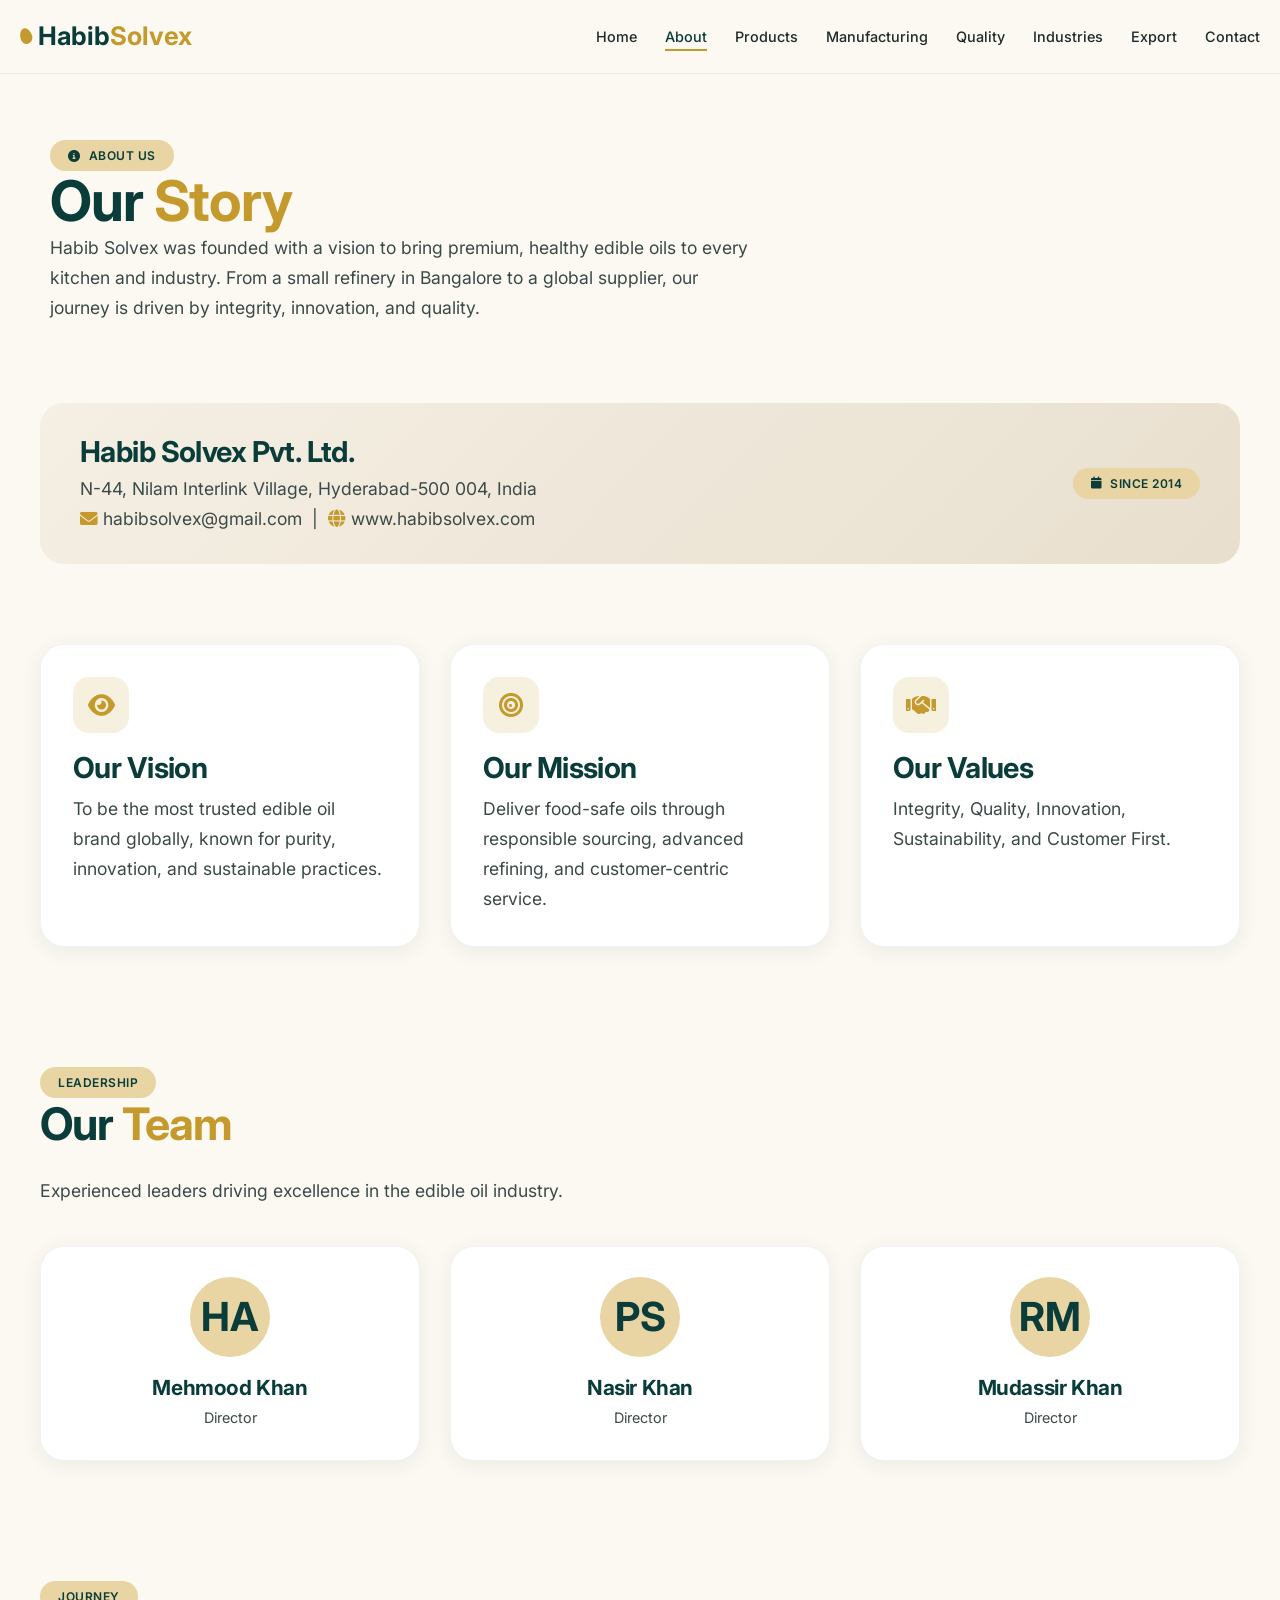
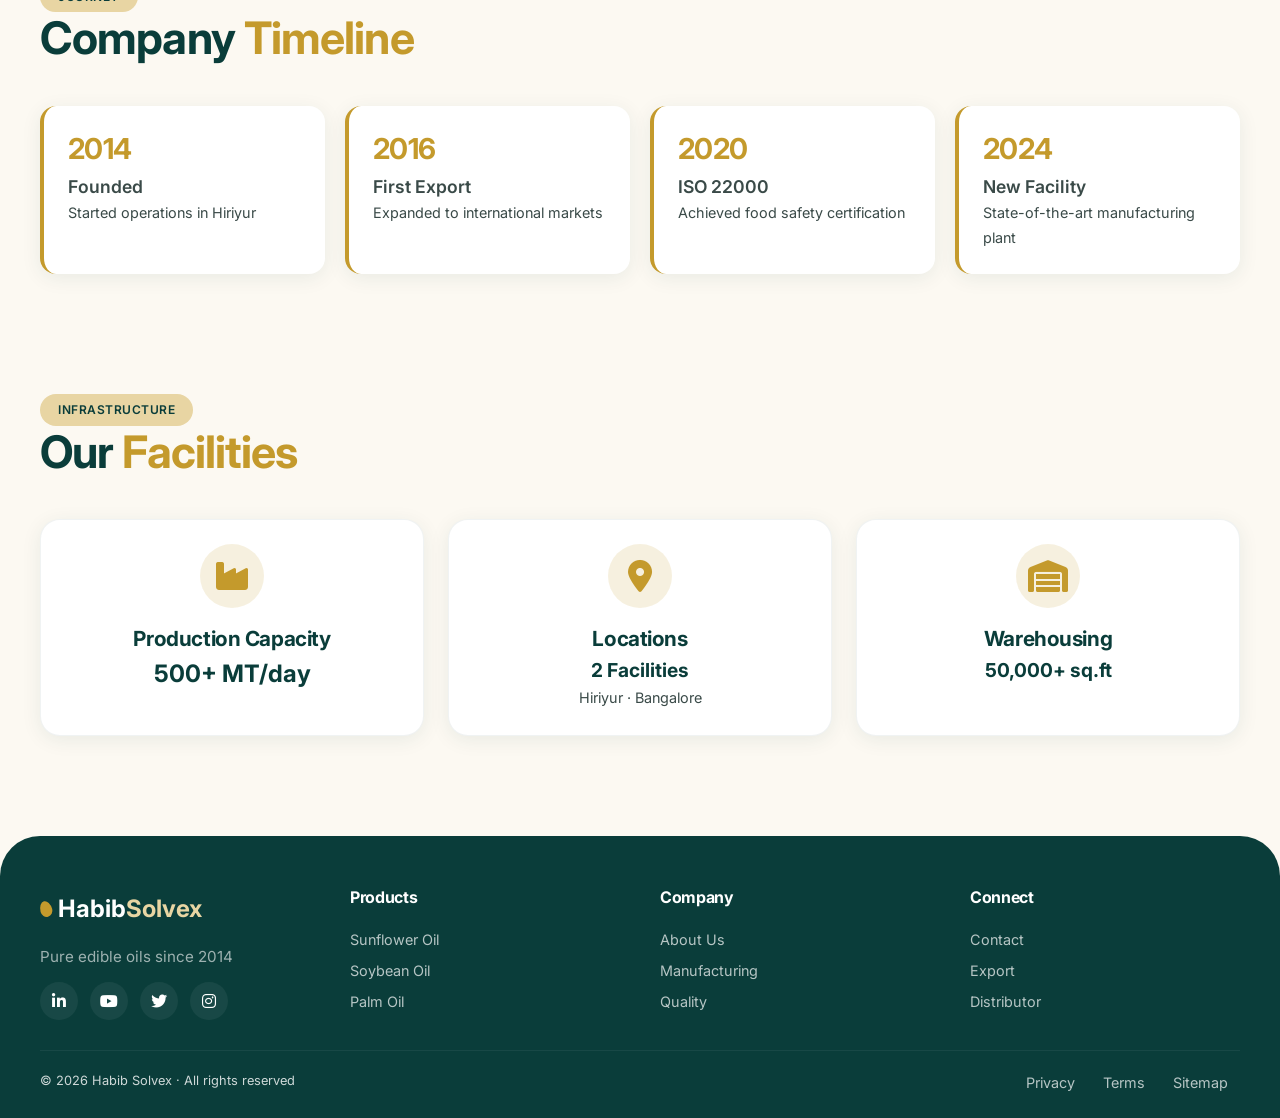
<file: about.html>
<!DOCTYPE html>
<html lang="en">
<head>
    <meta charset="UTF-8">
    <meta name="viewport" content="width=device-width, initial-scale=1.0, maximum-scale=5.0">
    
    <title>About Us · Habib Solvex</title>
    
    <link rel="preconnect" href="https://fonts.googleapis.com">
    <link rel="preconnect" href="https://fonts.gstatic.com" crossorigin>
    <link href="https://fonts.googleapis.com/css2?family=Inter:opsz,wght@14..32,300;14..32,400;14..32,500;14..32,600;14..32,700&display=swap" rel="stylesheet">
    <link rel="stylesheet" href="https://cdnjs.cloudflare.com/ajax/libs/font-awesome/6.0.0-beta3/css/all.min.css">
    <link rel="stylesheet" href="css/styles.css">
</head>
<body>
    <!-- ===== NAVIGATION ===== -->
    <nav class="navbar" id="navbar">
        <div class="container">
            <a href="index.html" class="logo">
                <span class="oil-drop"></span>Habib<span>Solvex</span>
            </a>
            <ul class="nav-links">
                <li><a href="index.html">Home</a></li>
                <li><a href="about.html" class="active">About</a></li>
                <li><a href="products.html">Products</a></li>
                <li><a href="manufacturing.html">Manufacturing</a></li>
                <li><a href="quality.html">Quality</a></li>
                <li><a href="industries.html">Industries</a></li>
                <li><a href="export.html">Export</a></li>
                <li><a href="contact.html">Contact</a></li>
            </ul>
            <!-- <div class="nav-actions">
                <button aria-label="Search"><i class="fas fa-search"></i></button>
                <button aria-label="Language"><i class="fas fa-globe"></i></button>
                <span class="badge badge-gold">EN</span>
            </div> -->
            <div class="hamburger" aria-label="Toggle menu">
                <span></span>
                <span></span>
                <span></span>
            </div>
        </div>
    </nav>

    <!-- ===== ABOUT HERO ===== -->
    <section class="contact-hero" style="margin-top:80px;">
        <span class="badge badge-gold"><i class="fas fa-info-circle"></i> About Us</span>
        <h1>Our <span class="gold">Story</span></h1>
        <p style="max-width:700px;">Habib Solvex was founded with a vision to bring premium, healthy edible oils to every kitchen and industry. From a small refinery in Bangalore to a global supplier, our journey is driven by integrity, innovation, and quality.</p>
    </section>

    <!-- ===== COMPANY BANNER ===== -->
    <section class="section" style="padding:20px 0;">
        <div class="container">
            <div style="background:var(--gradient-hero);border-radius:24px;padding:30px 40px;display:flex;flex-wrap:wrap;align-items:center;justify-content:space-between;gap:20px;">
                <div>
                    <h3 style="color:var(--deep-green);margin:0;">Habib Solvex Pvt. Ltd.</h3>
                    <p style="color:var(--charcoal-light);margin:4px 0 0;">N-44, Nilam Interlink Village, Hyderabad-500 004, India</p>
                    <p style="color:var(--charcoal-light);margin:0;">
                        <i class="fas fa-envelope" style="color:var(--golden);"></i> habibsolvex@gmail.com &nbsp;|&nbsp;
                        <i class="fas fa-globe" style="color:var(--golden);"></i> www.habibsolvex.com
                    </p>
                </div>
                <div>
                    <span class="badge badge-gold"><i class="fas fa-calendar"></i> Since 2014</span>
                </div>
            </div>
        </div>
    </section>

    <!-- ===== VISION & MISSION ===== -->
    <section class="section">
        <div class="container">
            <div style="display:grid; grid-template-columns:repeat(auto-fit,minmax(300px,1fr)); gap:30px;">
                <div style="background:var(--white);padding:32px;border-radius:24px;border:1px solid rgba(10,61,58,0.06);box-shadow:var(--shadow-soft);">
                    <div style="width:56px;height:56px;background:var(--golden-glow);border-radius:16px;display:flex;align-items:center;justify-content:center;margin-bottom:16px;">
                        <i class="fas fa-eye" style="font-size:1.5rem;color:var(--golden);"></i>
                    </div>
                    <h3 style="color:var(--deep-green);margin-bottom:8px;">Our Vision</h3>
                    <p style="color:var(--charcoal-light);">To be the most trusted edible oil brand globally, known for purity, innovation, and sustainable practices.</p>
                </div>
                <div style="background:var(--white);padding:32px;border-radius:24px;border:1px solid rgba(10,61,58,0.06);box-shadow:var(--shadow-soft);">
                    <div style="width:56px;height:56px;background:var(--golden-glow);border-radius:16px;display:flex;align-items:center;justify-content:center;margin-bottom:16px;">
                        <i class="fas fa-bullseye" style="font-size:1.5rem;color:var(--golden);"></i>
                    </div>
                    <h3 style="color:var(--deep-green);margin-bottom:8px;">Our Mission</h3>
                    <p style="color:var(--charcoal-light);">Deliver food-safe oils through responsible sourcing, advanced refining, and customer-centric service.</p>
                </div>
                <div style="background:var(--white);padding:32px;border-radius:24px;border:1px solid rgba(10,61,58,0.06);box-shadow:var(--shadow-soft);">
                    <div style="width:56px;height:56px;background:var(--golden-glow);border-radius:16px;display:flex;align-items:center;justify-content:center;margin-bottom:16px;">
                        <i class="fas fa-handshake" style="font-size:1.5rem;color:var(--golden);"></i>
                    </div>
                    <h3 style="color:var(--deep-green);margin-bottom:8px;">Our Values</h3>
                    <p style="color:var(--charcoal-light);">Integrity, Quality, Innovation, Sustainability, and Customer First.</p>
                </div>
            </div>
        </div>
    </section>

    <!-- ===== LEADERSHIP ===== -->
    <section class="section">
        <div class="container">
            <div class="section-header">
                <span class="badge badge-gold">Leadership</span>
                <h2>Our <span class="gold">Team</span></h2>
                <p>Experienced leaders driving excellence in the edible oil industry.</p>
            </div>
            <div style="display:grid; grid-template-columns:repeat(auto-fit,minmax(220px,1fr)); gap:30px;">
                <div style="background:var(--white);padding:30px;border-radius:24px;text-align:center;border:1px solid rgba(10,61,58,0.06);box-shadow:var(--shadow-soft);">
                    <div style="width:80px;height:80px;margin:0 auto 16px;background:var(--golden-light);border-radius:50%;display:flex;align-items:center;justify-content:center;font-size:2.5rem;font-weight:700;color:var(--deep-green);">HA</div>
                    <h4 style="color:var(--deep-green);margin-bottom:4px;">Mehmood Khan</h4>
                    <p style="color:var(--charcoal-light);font-size:0.9rem;">Director</p>
                    <p style="font-size:0.85rem;color:var(--charcoal-light);"></p>
                </div>
                <div style="background:var(--white);padding:30px;border-radius:24px;text-align:center;border:1px solid rgba(10,61,58,0.06);box-shadow:var(--shadow-soft);">
                    <div style="width:80px;height:80px;margin:0 auto 16px;background:var(--golden-light);border-radius:50%;display:flex;align-items:center;justify-content:center;font-size:2.5rem;font-weight:700;color:var(--deep-green);">PS</div>
                    <h4 style="color:var(--deep-green);margin-bottom:4px;">Nasir Khan</h4>
                    <p style="color:var(--charcoal-light);font-size:0.9rem;">Director</p>
                    <p style="font-size:0.85rem;color:var(--charcoal-light);"></p>
                </div>
                <div style="background:var(--white);padding:30px;border-radius:24px;text-align:center;border:1px solid rgba(10,61,58,0.06);box-shadow:var(--shadow-soft);">
                    <div style="width:80px;height:80px;margin:0 auto 16px;background:var(--golden-light);border-radius:50%;display:flex;align-items:center;justify-content:center;font-size:2.5rem;font-weight:700;color:var(--deep-green);">RM</div>
                    <h4 style="color:var(--deep-green);margin-bottom:4px;">Mudassir Khan</h4>
                    <p style="color:var(--charcoal-light);font-size:0.9rem;">Director</p>
                    <p style="font-size:0.85rem;color:var(--charcoal-light);"></p>
                </div>
            </div>
        </div>
    </section>

    <!-- ===== TIMELINE ===== -->
    <section class="section">
        <div class="container">
            <div class="section-header">
                <span class="badge badge-gold">Journey</span>
                <h2>Company <span class="gold">Timeline</span></h2>
            </div>
            <div style="display:grid; grid-template-columns:repeat(auto-fit,minmax(200px,1fr)); gap:20px;">
                <div style="background:var(--white);padding:24px;border-radius:16px;border-left:4px solid var(--golden);box-shadow:var(--shadow-soft);">
                    <h3 style="color:var(--golden);margin-bottom:4px;">2014</h3>
                    <p style="color:var(--charcoal-light);font-weight:600;">Founded</p>
                    <p style="font-size:0.9rem;color:var(--charcoal-light);">Started operations in Hiriyur</p>
                </div>
                <div style="background:var(--white);padding:24px;border-radius:16px;border-left:4px solid var(--golden);box-shadow:var(--shadow-soft);">
                    <h3 style="color:var(--golden);margin-bottom:4px;">2016</h3>
                    <p style="color:var(--charcoal-light);font-weight:600;">First Export</p>
                    <p style="font-size:0.9rem;color:var(--charcoal-light);">Expanded to international markets</p>
                </div>
                <div style="background:var(--white);padding:24px;border-radius:16px;border-left:4px solid var(--golden);box-shadow:var(--shadow-soft);">
                    <h3 style="color:var(--golden);margin-bottom:4px;">2020</h3>
                    <p style="color:var(--charcoal-light);font-weight:600;">ISO 22000</p>
                    <p style="font-size:0.9rem;color:var(--charcoal-light);">Achieved food safety certification</p>
                </div>
                <div style="background:var(--white);padding:24px;border-radius:16px;border-left:4px solid var(--golden);box-shadow:var(--shadow-soft);">
                    <h3 style="color:var(--golden);margin-bottom:4px;">2024</h3>
                    <p style="color:var(--charcoal-light);font-weight:600;">New Facility</p>
                    <p style="font-size:0.9rem;color:var(--charcoal-light);">State-of-the-art manufacturing plant</p>
                </div>
            </div>
        </div>
    </section>

    <!-- ===== INFRASTRUCTURE ===== -->
    <section class="section">
        <div class="container">
            <div class="section-header">
                <span class="badge badge-gold">Infrastructure</span>
                <h2>Our <span class="gold">Facilities</span></h2>
            </div>
            <div style="display:grid;grid-template-columns:repeat(auto-fit,minmax(250px,1fr));gap:24px;">
                <div style="background:var(--white);padding:24px;border-radius:20px;text-align:center;border:1px solid rgba(10,61,58,0.06);box-shadow:var(--shadow-soft);">
                    <div style="width:64px;height:64px;margin:0 auto 16px;background:var(--golden-glow);border-radius:50%;display:flex;align-items:center;justify-content:center;">
                        <i class="fas fa-industry" style="font-size:2rem;color:var(--golden);"></i>
                    </div>
                    <h4>Production Capacity</h4>
                    <p style="font-size:1.5rem;font-weight:700;color:var(--deep-green);">500+ MT/day</p>
                </div>
                <div style="background:var(--white);padding:24px;border-radius:20px;text-align:center;border:1px solid rgba(10,61,58,0.06);box-shadow:var(--shadow-soft);">
                    <div style="width:64px;height:64px;margin:0 auto 16px;background:var(--golden-glow);border-radius:50%;display:flex;align-items:center;justify-content:center;">
                        <i class="fas fa-map-marker-alt" style="font-size:2rem;color:var(--golden);"></i>
                    </div>
                    <h4>Locations</h4>
                    <p style="font-size:1.2rem;font-weight:700;color:var(--deep-green);">2 Facilities</p>
                    <p style="font-size:0.9rem;color:var(--charcoal-light);">Hiriyur · Bangalore</p>
                </div>
                <div style="background:var(--white);padding:24px;border-radius:20px;text-align:center;border:1px solid rgba(10,61,58,0.06);box-shadow:var(--shadow-soft);">
                    <div style="width:64px;height:64px;margin:0 auto 16px;background:var(--golden-glow);border-radius:50%;display:flex;align-items:center;justify-content:center;">
                        <i class="fas fa-warehouse" style="font-size:2rem;color:var(--golden);"></i>
                    </div>
                    <h4>Warehousing</h4>
                    <p style="font-size:1.2rem;font-weight:700;color:var(--deep-green);">50,000+ sq.ft</p>
                </div>
            </div>
        </div>
    </section>

    <!-- ===== FOOTER ===== -->
    <footer class="footer">
        <div class="container">
            <div class="footer-grid">
                <div>
                    <a href="index.html" class="logo" style="color:white; font-size:1.5rem;">
                        <span class="oil-drop"></span>Habib<span style="color:var(--golden-light);">Solvex</span>
                    </a>
                    <p style="color:rgba(255,255,255,0.6); margin-top:12px; font-size:0.95rem;">Pure edible oils since 2014</p>
                    <div class="social-links">
                        <a href="#"><i class="fab fa-linkedin-in"></i></a>
                        <a href="#"><i class="fab fa-youtube"></i></a>
                        <a href="#"><i class="fab fa-twitter"></i></a>
                        <a href="#"><i class="fab fa-instagram"></i></a>
                    </div>
                </div>
                <div>
                    <h4>Products</h4>
                    <a href="product-detail.html">Sunflower Oil</a>
                    <a href="product-detail.html">Soybean Oil</a>
                    <a href="product-detail.html">Palm Oil</a>
                </div>
                <div>
                    <h4>Company</h4>
                    <a href="about.html">About Us</a>
                    <a href="manufacturing.html">Manufacturing</a>
                    <a href="quality.html">Quality</a>
                </div>
                <div>
                    <h4>Connect</h4>
                    <a href="contact.html">Contact</a>
                    <a href="export.html">Export</a>
                    <a href="contact.html">Distributor</a>
                </div>
            </div>
            <div class="footer-bottom">
                <span>© 2026 Habib Solvex · All rights reserved</span>
                <div>
                    <a href="#">Privacy</a>
                    <a href="#">Terms</a>
                    <a href="#">Sitemap</a>
                </div>
            </div>
        </div>
    </footer>

    <script src="js/main.js"></script>
</body>
</html>
</file>
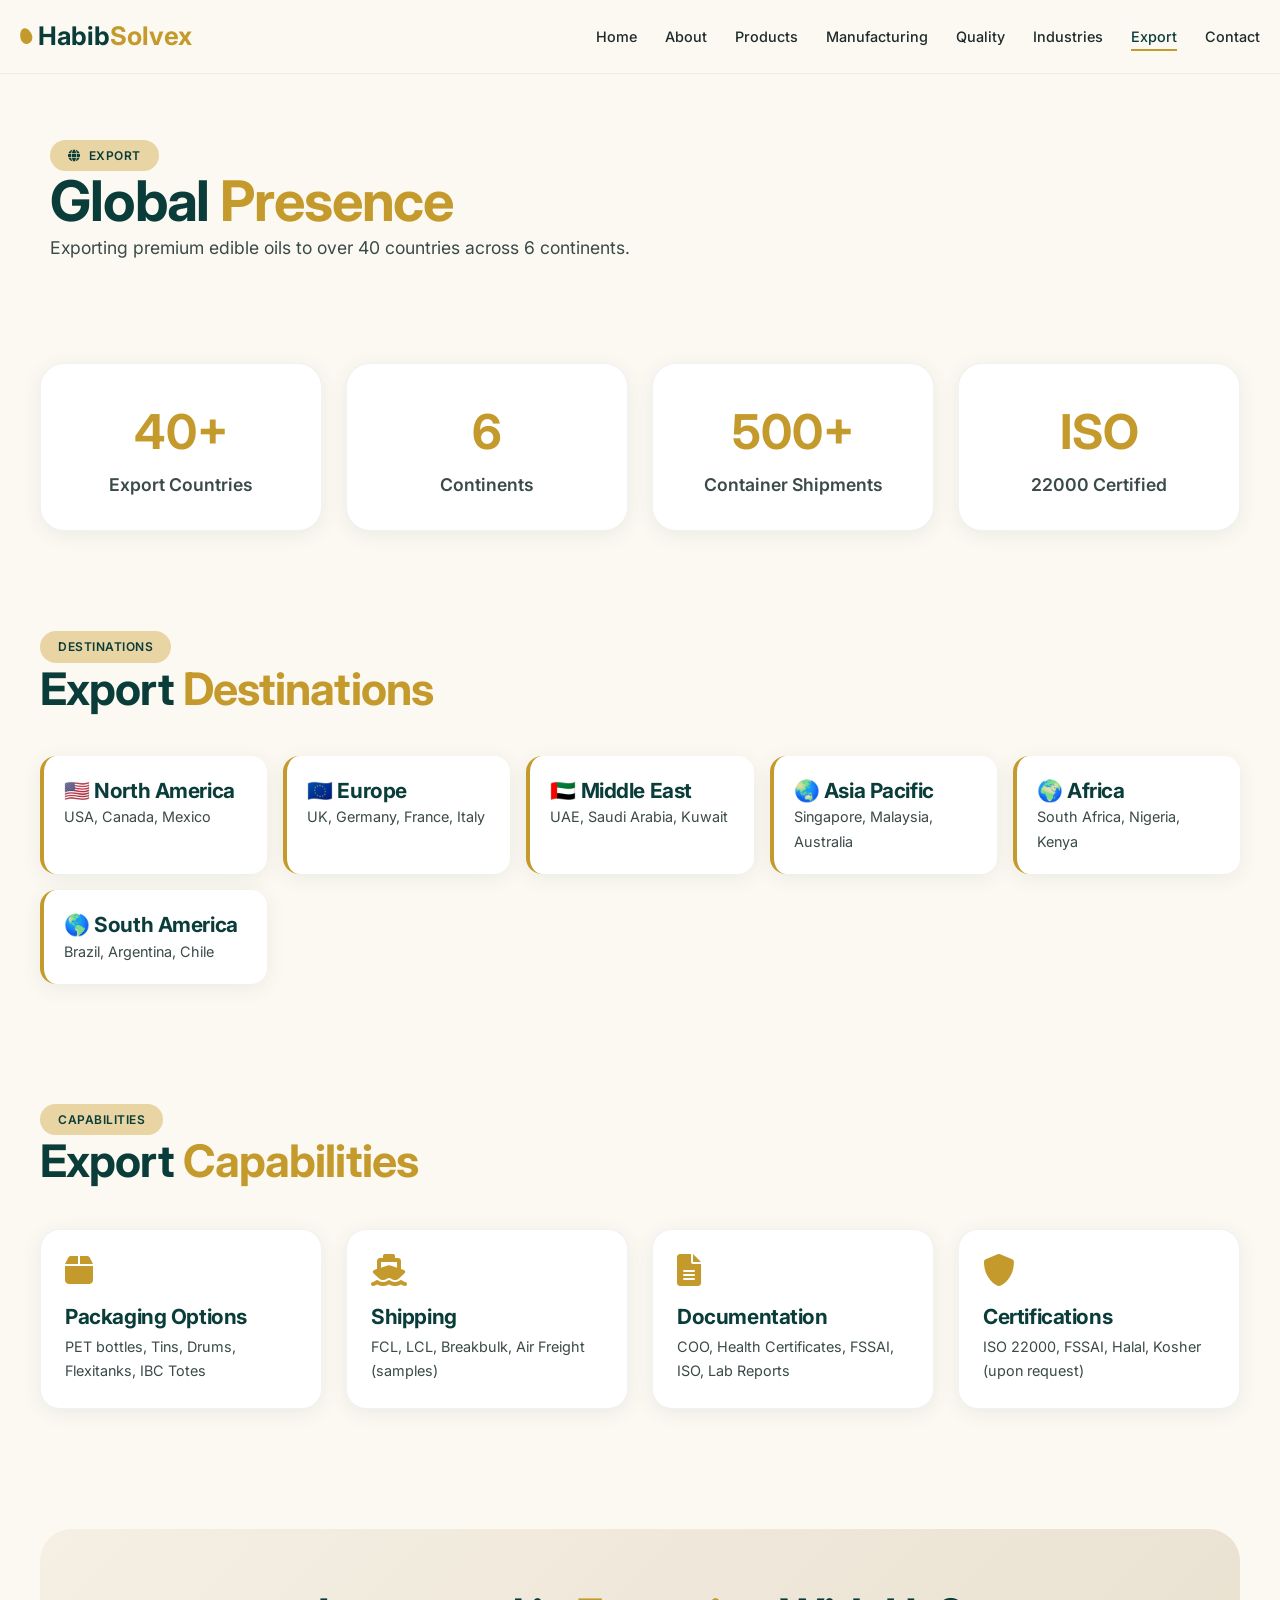
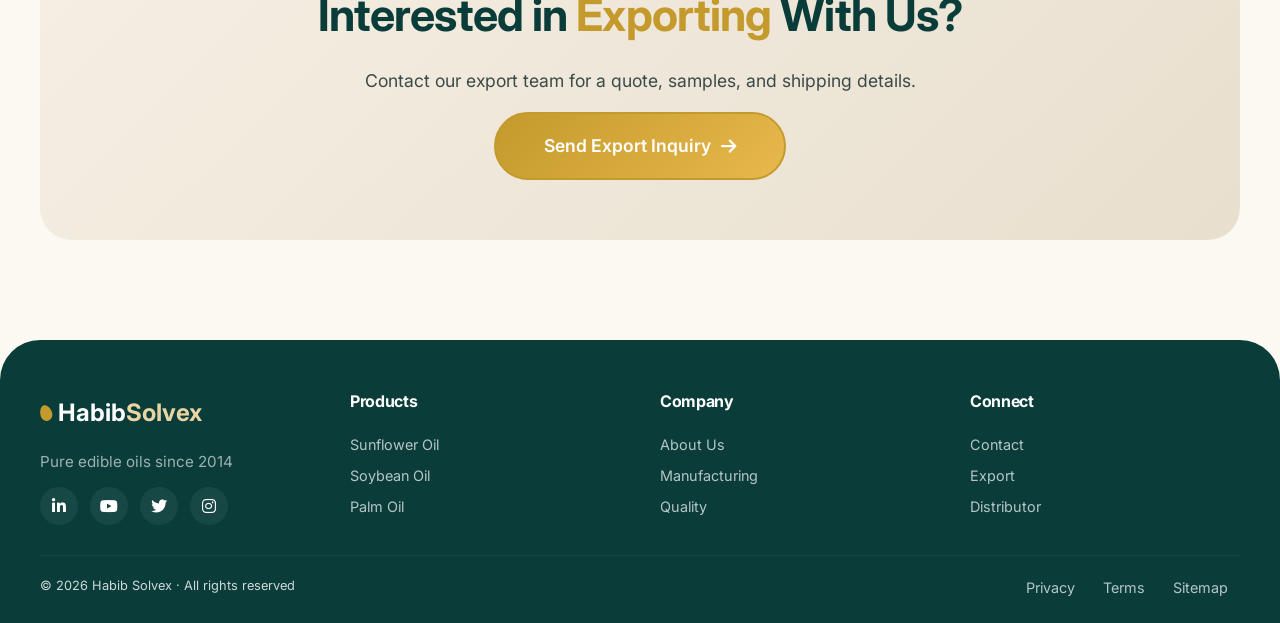
<file: export.html>
<!DOCTYPE html>
<html lang="en">
<head>
    <meta charset="UTF-8">
    <meta name="viewport" content="width=device-width, initial-scale=1.0, maximum-scale=5.0">
    <title>Export · Habib Solvex</title>
    
    <link rel="preconnect" href="https://fonts.googleapis.com">
    <link rel="preconnect" href="https://fonts.gstatic.com" crossorigin>
    <link href="https://fonts.googleapis.com/css2?family=Inter:opsz,wght@14..32,300;14..32,400;14..32,500;14..32,600;14..32,700&display=swap" rel="stylesheet">
    <link rel="stylesheet" href="https://cdnjs.cloudflare.com/ajax/libs/font-awesome/6.0.0-beta3/css/all.min.css">
    <link rel="stylesheet" href="css/styles.css">
</head>
<body>
    <!-- ===== NAVIGATION ===== -->
    <nav class="navbar" id="navbar">
        <div class="container">
            <a href="index.html" class="logo">
                <span class="oil-drop"></span>Habib<span>Solvex</span>
            </a>
            <ul class="nav-links">
                <li><a href="index.html">Home</a></li>
                <li><a href="about.html">About</a></li>
                <li><a href="products.html">Products</a></li>
                <li><a href="manufacturing.html">Manufacturing</a></li>
                <li><a href="quality.html">Quality</a></li>
                <li><a href="industries.html">Industries</a></li>
                <li><a href="export.html" class="active">Export</a></li>
                <li><a href="contact.html">Contact</a></li>
            </ul>
            <!-- <div class="nav-actions">
                <button aria-label="Search"><i class="fas fa-search"></i></button>
                <button aria-label="Language"><i class="fas fa-globe"></i></button>
                <span class="badge badge-gold">EN</span>
            </div> -->
            <div class="hamburger" aria-label="Toggle menu">
                <span></span>
                <span></span>
                <span></span>
            </div>
        </div>
    </nav>

    <!-- ===== EXPORT HERO ===== -->
    <section class="contact-hero" style="margin-top:80px;">
        <span class="badge badge-gold"><i class="fas fa-globe"></i> Export</span>
        <h1>Global <span class="gold">Presence</span></h1>
        <p>Exporting premium edible oils to over 40 countries across 6 continents.</p>
    </section>

    <!-- ===== STATS ===== -->
    <section class="section" style="padding:40px 0;">
        <div class="container">
            <div style="display:grid;grid-template-columns:repeat(auto-fit,minmax(200px,1fr));gap:24px;">
                <div style="background:var(--white);padding:30px;border-radius:24px;text-align:center;border:1px solid rgba(10,61,58,0.06);box-shadow:var(--shadow-soft);">
                    <span style="font-size:3rem;font-weight:700;color:var(--golden);">40+</span>
                    <p style="color:var(--charcoal-light);font-weight:600;">Export Countries</p>
                </div>
                <div style="background:var(--white);padding:30px;border-radius:24px;text-align:center;border:1px solid rgba(10,61,58,0.06);box-shadow:var(--shadow-soft);">
                    <span style="font-size:3rem;font-weight:700;color:var(--golden);">6</span>
                    <p style="color:var(--charcoal-light);font-weight:600;">Continents</p>
                </div>
                <div style="background:var(--white);padding:30px;border-radius:24px;text-align:center;border:1px solid rgba(10,61,58,0.06);box-shadow:var(--shadow-soft);">
                    <span style="font-size:3rem;font-weight:700;color:var(--golden);">500+</span>
                    <p style="color:var(--charcoal-light);font-weight:600;">Container Shipments</p>
                </div>
                <div style="background:var(--white);padding:30px;border-radius:24px;text-align:center;border:1px solid rgba(10,61,58,0.06);box-shadow:var(--shadow-soft);">
                    <span style="font-size:3rem;font-weight:700;color:var(--golden);">ISO</span>
                    <p style="color:var(--charcoal-light);font-weight:600;">22000 Certified</p>
                </div>
            </div>
        </div>
    </section>

    <!-- ===== EXPORT DESTINATIONS ===== -->
    <section class="section">
        <div class="container">
            <div class="section-header">
                <span class="badge badge-gold">Destinations</span>
                <h2>Export <span class="gold">Destinations</span></h2>
            </div>
            <div style="display:grid;grid-template-columns:repeat(auto-fit,minmax(220px,1fr));gap:16px;">
                <div style="background:var(--white);padding:20px;border-radius:16px;border-left:4px solid var(--golden);box-shadow:var(--shadow-soft);">
                    <h4>🇺🇸 North America</h4>
                    <p style="font-size:0.9rem;color:var(--charcoal-light);">USA, Canada, Mexico</p>
                </div>
                <div style="background:var(--white);padding:20px;border-radius:16px;border-left:4px solid var(--golden);box-shadow:var(--shadow-soft);">
                    <h4>🇪🇺 Europe</h4>
                    <p style="font-size:0.9rem;color:var(--charcoal-light);">UK, Germany, France, Italy</p>
                </div>
                <div style="background:var(--white);padding:20px;border-radius:16px;border-left:4px solid var(--golden);box-shadow:var(--shadow-soft);">
                    <h4>🇦🇪 Middle East</h4>
                    <p style="font-size:0.9rem;color:var(--charcoal-light);">UAE, Saudi Arabia, Kuwait</p>
                </div>
                <div style="background:var(--white);padding:20px;border-radius:16px;border-left:4px solid var(--golden);box-shadow:var(--shadow-soft);">
                    <h4>🌏 Asia Pacific</h4>
                    <p style="font-size:0.9rem;color:var(--charcoal-light);">Singapore, Malaysia, Australia</p>
                </div>
                <div style="background:var(--white);padding:20px;border-radius:16px;border-left:4px solid var(--golden);box-shadow:var(--shadow-soft);">
                    <h4>🌍 Africa</h4>
                    <p style="font-size:0.9rem;color:var(--charcoal-light);">South Africa, Nigeria, Kenya</p>
                </div>
                <div style="background:var(--white);padding:20px;border-radius:16px;border-left:4px solid var(--golden);box-shadow:var(--shadow-soft);">
                    <h4>🌎 South America</h4>
                    <p style="font-size:0.9rem;color:var(--charcoal-light);">Brazil, Argentina, Chile</p>
                </div>
            </div>
        </div>
    </section>

    <!-- ===== EXPORT CAPABILITIES ===== -->
    <section class="section">
        <div class="container">
            <div class="section-header">
                <span class="badge badge-gold">Capabilities</span>
                <h2>Export <span class="gold">Capabilities</span></h2>
            </div>
            <div style="display:grid;grid-template-columns:repeat(auto-fit,minmax(250px,1fr));gap:24px;">
                <div style="background:var(--white);padding:24px;border-radius:20px;border:1px solid rgba(10,61,58,0.06);box-shadow:var(--shadow-soft);">
                    <i class="fas fa-box" style="font-size:2rem;color:var(--golden);"></i>
                    <h4 style="margin:12px 0 4px;">Packaging Options</h4>
                    <p style="font-size:0.9rem;color:var(--charcoal-light);">PET bottles, Tins, Drums, Flexitanks, IBC Totes</p>
                </div>
                <div style="background:var(--white);padding:24px;border-radius:20px;border:1px solid rgba(10,61,58,0.06);box-shadow:var(--shadow-soft);">
                    <i class="fas fa-ship" style="font-size:2rem;color:var(--golden);"></i>
                    <h4 style="margin:12px 0 4px;">Shipping</h4>
                    <p style="font-size:0.9rem;color:var(--charcoal-light);">FCL, LCL, Breakbulk, Air Freight (samples)</p>
                </div>
                <div style="background:var(--white);padding:24px;border-radius:20px;border:1px solid rgba(10,61,58,0.06);box-shadow:var(--shadow-soft);">
                    <i class="fas fa-file-alt" style="font-size:2rem;color:var(--golden);"></i>
                    <h4 style="margin:12px 0 4px;">Documentation</h4>
                    <p style="font-size:0.9rem;color:var(--charcoal-light);">COO, Health Certificates, FSSAI, ISO, Lab Reports</p>
                </div>
                <div style="background:var(--white);padding:24px;border-radius:20px;border:1px solid rgba(10,61,58,0.06);box-shadow:var(--shadow-soft);">
                    <i class="fas fa-shield-alt" style="font-size:2rem;color:var(--golden);"></i>
                    <h4 style="margin:12px 0 4px;">Certifications</h4>
                    <p style="font-size:0.9rem;color:var(--charcoal-light);">ISO 22000, FSSAI, Halal, Kosher (upon request)</p>
                </div>
            </div>
        </div>
    </section>

    <!-- ===== CTA ===== -->
    <section class="section" style="text-align:center;">
        <div class="container">
            <div style="background:var(--gradient-hero);border-radius:32px;padding:60px;">
                <h2 style="color:var(--deep-green);">Interested in <span class="gold">Exporting</span> With Us?</h2>
                <p style="max-width:600px;margin:16px auto;color:var(--charcoal-light);">Contact our export team for a quote, samples, and shipping details.</p>
                <a href="contact.html" class="btn btn-gold btn-lg">Send Export Inquiry <i class="fas fa-arrow-right"></i></a>
            </div>
        </div>
    </section>

    <!-- ===== FOOTER ===== -->
    <footer class="footer">
        <div class="container">
            <div class="footer-grid">
                <div>
                    <a href="index.html" class="logo" style="color:white; font-size:1.5rem;">
                        <span class="oil-drop"></span>Habib<span style="color:var(--golden-light);">Solvex</span>
                    </a>
                    <p style="color:rgba(255,255,255,0.6); margin-top:12px; font-size:0.95rem;">Pure edible oils since 2014</p>
                    <div class="social-links">
                        <a href="#"><i class="fab fa-linkedin-in"></i></a>
                        <a href="#"><i class="fab fa-youtube"></i></a>
                        <a href="#"><i class="fab fa-twitter"></i></a>
                        <a href="#"><i class="fab fa-instagram"></i></a>
                    </div>
                </div>
                <div>
                    <h4>Products</h4>
                    <a href="product-detail.html">Sunflower Oil</a>
                    <a href="product-detail.html">Soybean Oil</a>
                    <a href="product-detail.html">Palm Oil</a>
                </div>
                <div>
                    <h4>Company</h4>
                    <a href="about.html">About Us</a>
                    <a href="manufacturing.html">Manufacturing</a>
                    <a href="quality.html">Quality</a>
                </div>
                <div>
                    <h4>Connect</h4>
                    <a href="contact.html">Contact</a>
                    <a href="export.html">Export</a>
                    <a href="contact.html">Distributor</a>
                </div>
            </div>
            <div class="footer-bottom">
                <span>© 2026 Habib Solvex · All rights reserved</span>
                <div>
                    <a href="#">Privacy</a>
                    <a href="#">Terms</a>
                    <a href="#">Sitemap</a>
                </div>
            </div>
        </div>
    </footer>

    <script src="js/main.js"></script>
</body>
</html>
</file>
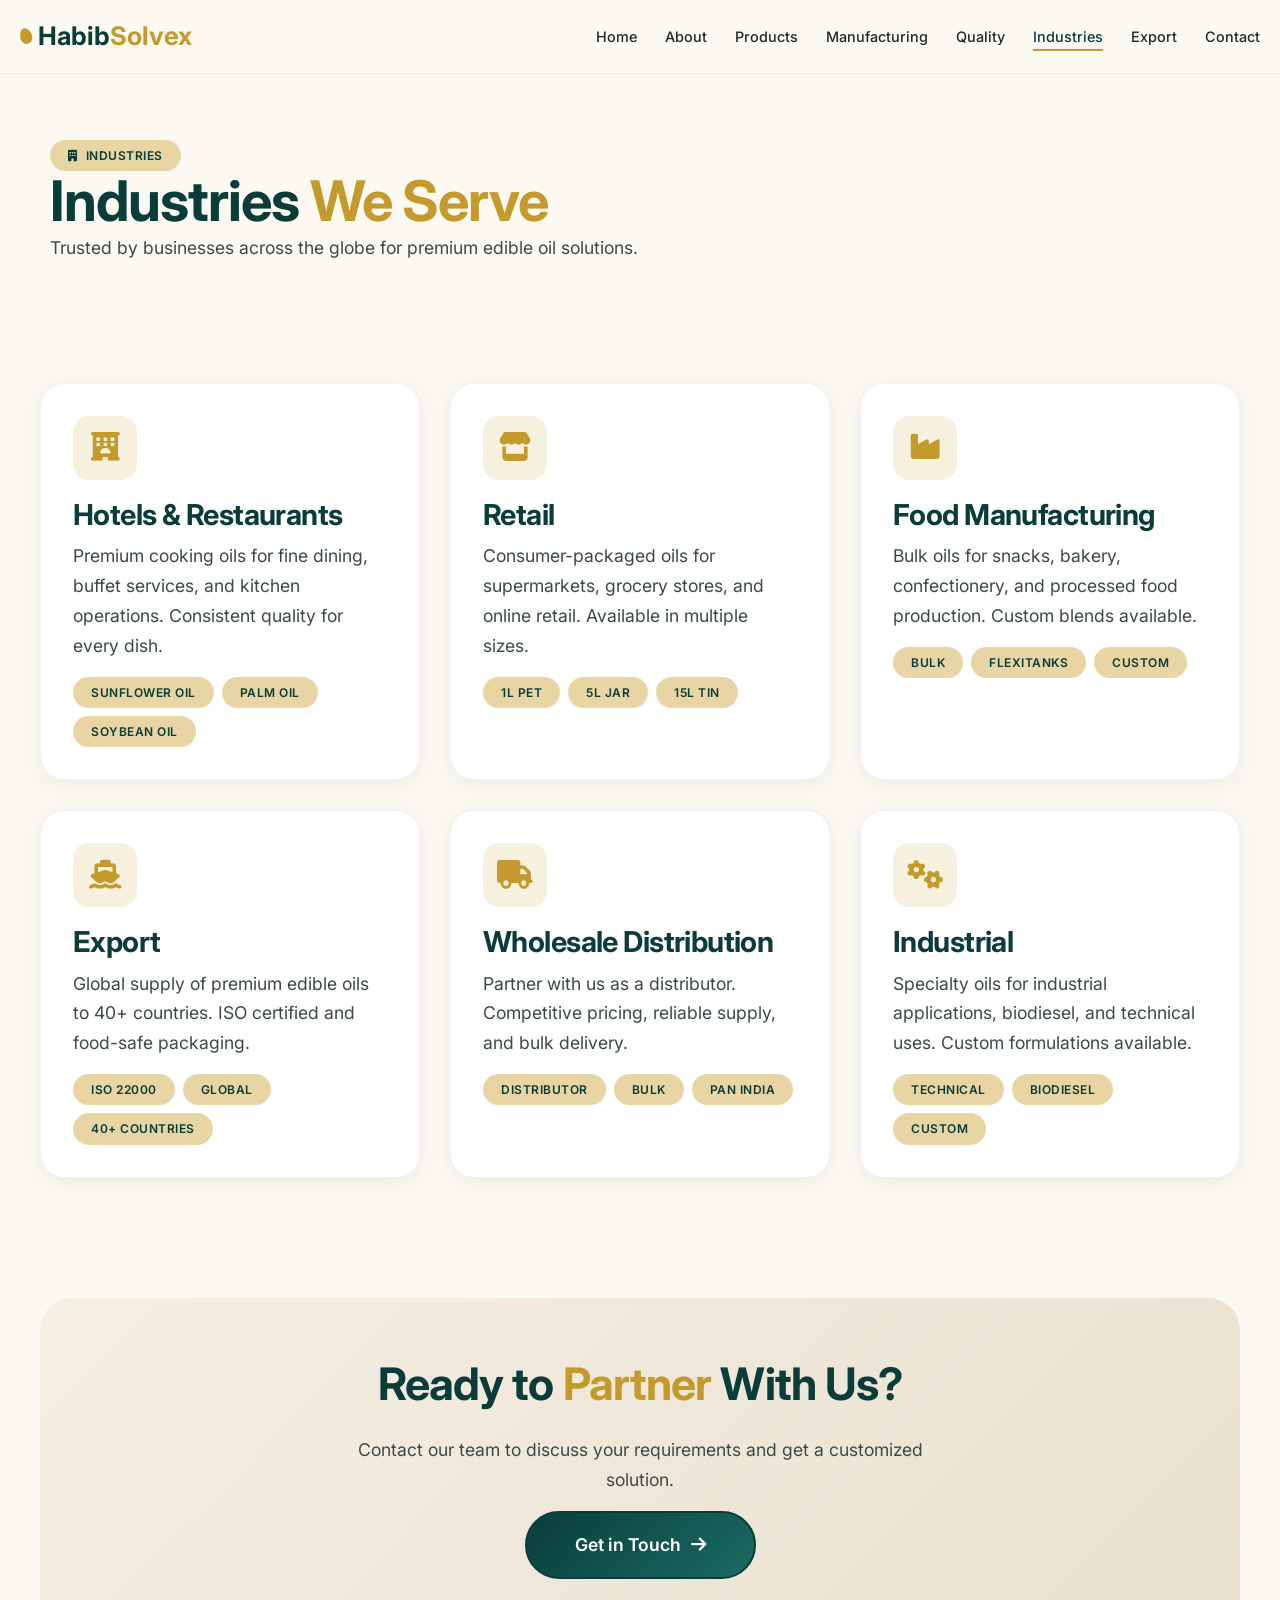
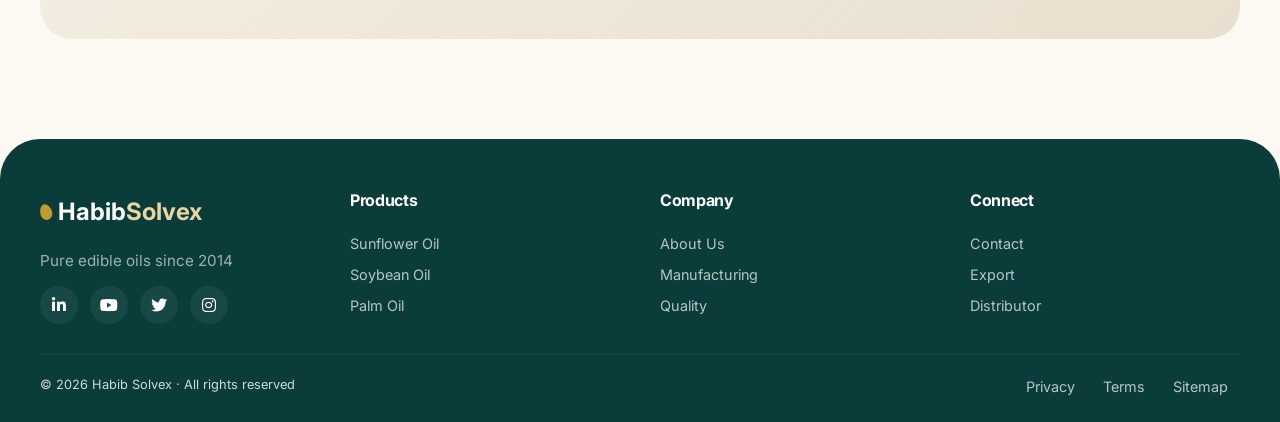
<file: industries.html>
<!DOCTYPE html>
<html lang="en">
<head>
    <meta charset="UTF-8">
    <meta name="viewport" content="width=device-width, initial-scale=1.0, maximum-scale=5.0">
    <title>Industries · Habib Solvex</title>
    
    <link rel="preconnect" href="https://fonts.googleapis.com">
    <link rel="preconnect" href="https://fonts.gstatic.com" crossorigin>
    <link href="https://fonts.googleapis.com/css2?family=Inter:opsz,wght@14..32,300;14..32,400;14..32,500;14..32,600;14..32,700&display=swap" rel="stylesheet">
    <link rel="stylesheet" href="https://cdnjs.cloudflare.com/ajax/libs/font-awesome/6.0.0-beta3/css/all.min.css">
    <link rel="stylesheet" href="css/styles.css">
</head>
<body>
    <!-- ===== NAVIGATION ===== -->
    <nav class="navbar" id="navbar">
        <div class="container">
            <a href="index.html" class="logo">
                <span class="oil-drop"></span>Habib<span>Solvex</span>
            </a>
            <ul class="nav-links">
                <li><a href="index.html">Home</a></li>
                <li><a href="about.html">About</a></li>
                <li><a href="products.html">Products</a></li>
                <li><a href="manufacturing.html">Manufacturing</a></li>
                <li><a href="quality.html">Quality</a></li>
                <li><a href="industries.html" class="active">Industries</a></li>
                <li><a href="export.html">Export</a></li>
                <li><a href="contact.html">Contact</a></li>
            </ul>
            <!-- <div class="nav-actions">
                <button aria-label="Search"><i class="fas fa-search"></i></button>
                <button aria-label="Language"><i class="fas fa-globe"></i></button>
                <span class="badge badge-gold">EN</span>
            </div> -->
            <div class="hamburger" aria-label="Toggle menu">
                <span></span>
                <span></span>
                <span></span>
            </div>
        </div>
    </nav>

    <!-- ===== INDUSTRIES HERO ===== -->
    <section class="contact-hero" style="margin-top:80px;">
        <span class="badge badge-gold"><i class="fas fa-building"></i> Industries</span>
        <h1>Industries <span class="gold">We Serve</span></h1>
        <p>Trusted by businesses across the globe for premium edible oil solutions.</p>
    </section>

    <!-- ===== INDUSTRIES GRID ===== -->
    <section class="section">
        <div class="container">
            <div style="display:grid;grid-template-columns:repeat(auto-fit,minmax(300px,1fr));gap:30px;">
                
                <!-- Hotel & Restaurant -->
                <div style="background:var(--white);padding:32px;border-radius:24px;border:1px solid rgba(10,61,58,0.06);box-shadow:var(--shadow-soft);">
                    <div style="width:64px;height:64px;background:var(--golden-glow);border-radius:16px;display:flex;align-items:center;justify-content:center;margin-bottom:16px;">
                        <i class="fas fa-hotel" style="font-size:1.8rem;color:var(--golden);"></i>
                    </div>
                    <h3 style="color:var(--deep-green);margin-bottom:8px;">Hotels & Restaurants</h3>
                    <p style="color:var(--charcoal-light);">Premium cooking oils for fine dining, buffet services, and kitchen operations. Consistent quality for every dish.</p>
                    <div style="margin-top:16px;display:flex;gap:8px;flex-wrap:wrap;">
                        <span class="badge badge-gold">Sunflower Oil</span>
                        <span class="badge badge-gold">Palm Oil</span>
                        <span class="badge badge-gold">Soybean Oil</span>
                    </div>
                </div>

                <!-- Retail -->
                <div style="background:var(--white);padding:32px;border-radius:24px;border:1px solid rgba(10,61,58,0.06);box-shadow:var(--shadow-soft);">
                    <div style="width:64px;height:64px;background:var(--golden-glow);border-radius:16px;display:flex;align-items:center;justify-content:center;margin-bottom:16px;">
                        <i class="fas fa-store" style="font-size:1.8rem;color:var(--golden);"></i>
                    </div>
                    <h3 style="color:var(--deep-green);margin-bottom:8px;">Retail</h3>
                    <p style="color:var(--charcoal-light);">Consumer-packaged oils for supermarkets, grocery stores, and online retail. Available in multiple sizes.</p>
                    <div style="margin-top:16px;display:flex;gap:8px;flex-wrap:wrap;">
                        <span class="badge badge-gold">1L PET</span>
                        <span class="badge badge-gold">5L Jar</span>
                        <span class="badge badge-gold">15L Tin</span>
                    </div>
                </div>

                <!-- Food Manufacturing -->
                <div style="background:var(--white);padding:32px;border-radius:24px;border:1px solid rgba(10,61,58,0.06);box-shadow:var(--shadow-soft);">
                    <div style="width:64px;height:64px;background:var(--golden-glow);border-radius:16px;display:flex;align-items:center;justify-content:center;margin-bottom:16px;">
                        <i class="fas fa-industry" style="font-size:1.8rem;color:var(--golden);"></i>
                    </div>
                    <h3 style="color:var(--deep-green);margin-bottom:8px;">Food Manufacturing</h3>
                    <p style="color:var(--charcoal-light);">Bulk oils for snacks, bakery, confectionery, and processed food production. Custom blends available.</p>
                    <div style="margin-top:16px;display:flex;gap:8px;flex-wrap:wrap;">
                        <span class="badge badge-gold">Bulk</span>
                        <span class="badge badge-gold">Flexitanks</span>
                        <span class="badge badge-gold">Custom</span>
                    </div>
                </div>

                <!-- Export -->
                <div style="background:var(--white);padding:32px;border-radius:24px;border:1px solid rgba(10,61,58,0.06);box-shadow:var(--shadow-soft);">
                    <div style="width:64px;height:64px;background:var(--golden-glow);border-radius:16px;display:flex;align-items:center;justify-content:center;margin-bottom:16px;">
                        <i class="fas fa-ship" style="font-size:1.8rem;color:var(--golden);"></i>
                    </div>
                    <h3 style="color:var(--deep-green);margin-bottom:8px;">Export</h3>
                    <p style="color:var(--charcoal-light);">Global supply of premium edible oils to 40+ countries. ISO certified and food-safe packaging.</p>
                    <div style="margin-top:16px;display:flex;gap:8px;flex-wrap:wrap;">
                        <span class="badge badge-gold">ISO 22000</span>
                        <span class="badge badge-gold">Global</span>
                        <span class="badge badge-gold">40+ Countries</span>
                    </div>
                </div>

                <!-- Wholesale -->
                <div style="background:var(--white);padding:32px;border-radius:24px;border:1px solid rgba(10,61,58,0.06);box-shadow:var(--shadow-soft);">
                    <div style="width:64px;height:64px;background:var(--golden-glow);border-radius:16px;display:flex;align-items:center;justify-content:center;margin-bottom:16px;">
                        <i class="fas fa-truck" style="font-size:1.8rem;color:var(--golden);"></i>
                    </div>
                    <h3 style="color:var(--deep-green);margin-bottom:8px;">Wholesale Distribution</h3>
                    <p style="color:var(--charcoal-light);">Partner with us as a distributor. Competitive pricing, reliable supply, and bulk delivery.</p>
                    <div style="margin-top:16px;display:flex;gap:8px;flex-wrap:wrap;">
                        <span class="badge badge-gold">Distributor</span>
                        <span class="badge badge-gold">Bulk</span>
                        <span class="badge badge-gold">Pan India</span>
                    </div>
                </div>

                <!-- Industrial -->
                <div style="background:var(--white);padding:32px;border-radius:24px;border:1px solid rgba(10,61,58,0.06);box-shadow:var(--shadow-soft);">
                    <div style="width:64px;height:64px;background:var(--golden-glow);border-radius:16px;display:flex;align-items:center;justify-content:center;margin-bottom:16px;">
                        <i class="fas fa-cogs" style="font-size:1.8rem;color:var(--golden);"></i>
                    </div>
                    <h3 style="color:var(--deep-green);margin-bottom:8px;">Industrial</h3>
                    <p style="color:var(--charcoal-light);">Specialty oils for industrial applications, biodiesel, and technical uses. Custom formulations available.</p>
                    <div style="margin-top:16px;display:flex;gap:8px;flex-wrap:wrap;">
                        <span class="badge badge-gold">Technical</span>
                        <span class="badge badge-gold">Biodiesel</span>
                        <span class="badge badge-gold">Custom</span>
                    </div>
                </div>
            </div>
        </div>
    </section>

    <!-- ===== CTA ===== -->
    <section class="section" style="text-align:center;">
        <div class="container">
            <div style="background:var(--gradient-hero);border-radius:32px;padding:60px;">
                <h2 style="color:var(--deep-green);">Ready to <span class="gold">Partner</span> With Us?</h2>
                <p style="max-width:600px;margin:16px auto;color:var(--charcoal-light);">Contact our team to discuss your requirements and get a customized solution.</p>
                <a href="contact.html" class="btn btn-primary btn-lg">Get in Touch <i class="fas fa-arrow-right"></i></a>
            </div>
        </div>
    </section>

    <!-- ===== FOOTER ===== -->
    <footer class="footer">
        <div class="container">
            <div class="footer-grid">
                <div>
                    <a href="index.html" class="logo" style="color:white; font-size:1.5rem;">
                        <span class="oil-drop"></span>Habib<span style="color:var(--golden-light);">Solvex</span>
                    </a>
                    <p style="color:rgba(255,255,255,0.6); margin-top:12px; font-size:0.95rem;">Pure edible oils since 2014</p>
                    <div class="social-links">
                        <a href="#"><i class="fab fa-linkedin-in"></i></a>
                        <a href="#"><i class="fab fa-youtube"></i></a>
                        <a href="#"><i class="fab fa-twitter"></i></a>
                        <a href="#"><i class="fab fa-instagram"></i></a>
                    </div>
                </div>
                <div>
                    <h4>Products</h4>
                    <a href="product-detail.html">Sunflower Oil</a>
                    <a href="product-detail.html">Soybean Oil</a>
                    <a href="product-detail.html">Palm Oil</a>
                </div>
                <div>
                    <h4>Company</h4>
                    <a href="about.html">About Us</a>
                    <a href="manufacturing.html">Manufacturing</a>
                    <a href="quality.html">Quality</a>
                </div>
                <div>
                    <h4>Connect</h4>
                    <a href="contact.html">Contact</a>
                    <a href="export.html">Export</a>
                    <a href="contact.html">Distributor</a>
                </div>
            </div>
            <div class="footer-bottom">
                <span>© 2026 Habib Solvex · All rights reserved</span>
                <div>
                    <a href="#">Privacy</a>
                    <a href="#">Terms</a>
                    <a href="#">Sitemap</a>
                </div>
            </div>
        </div>
    </footer>

    <script src="js/main.js"></script>
</body>
</html>
</file>
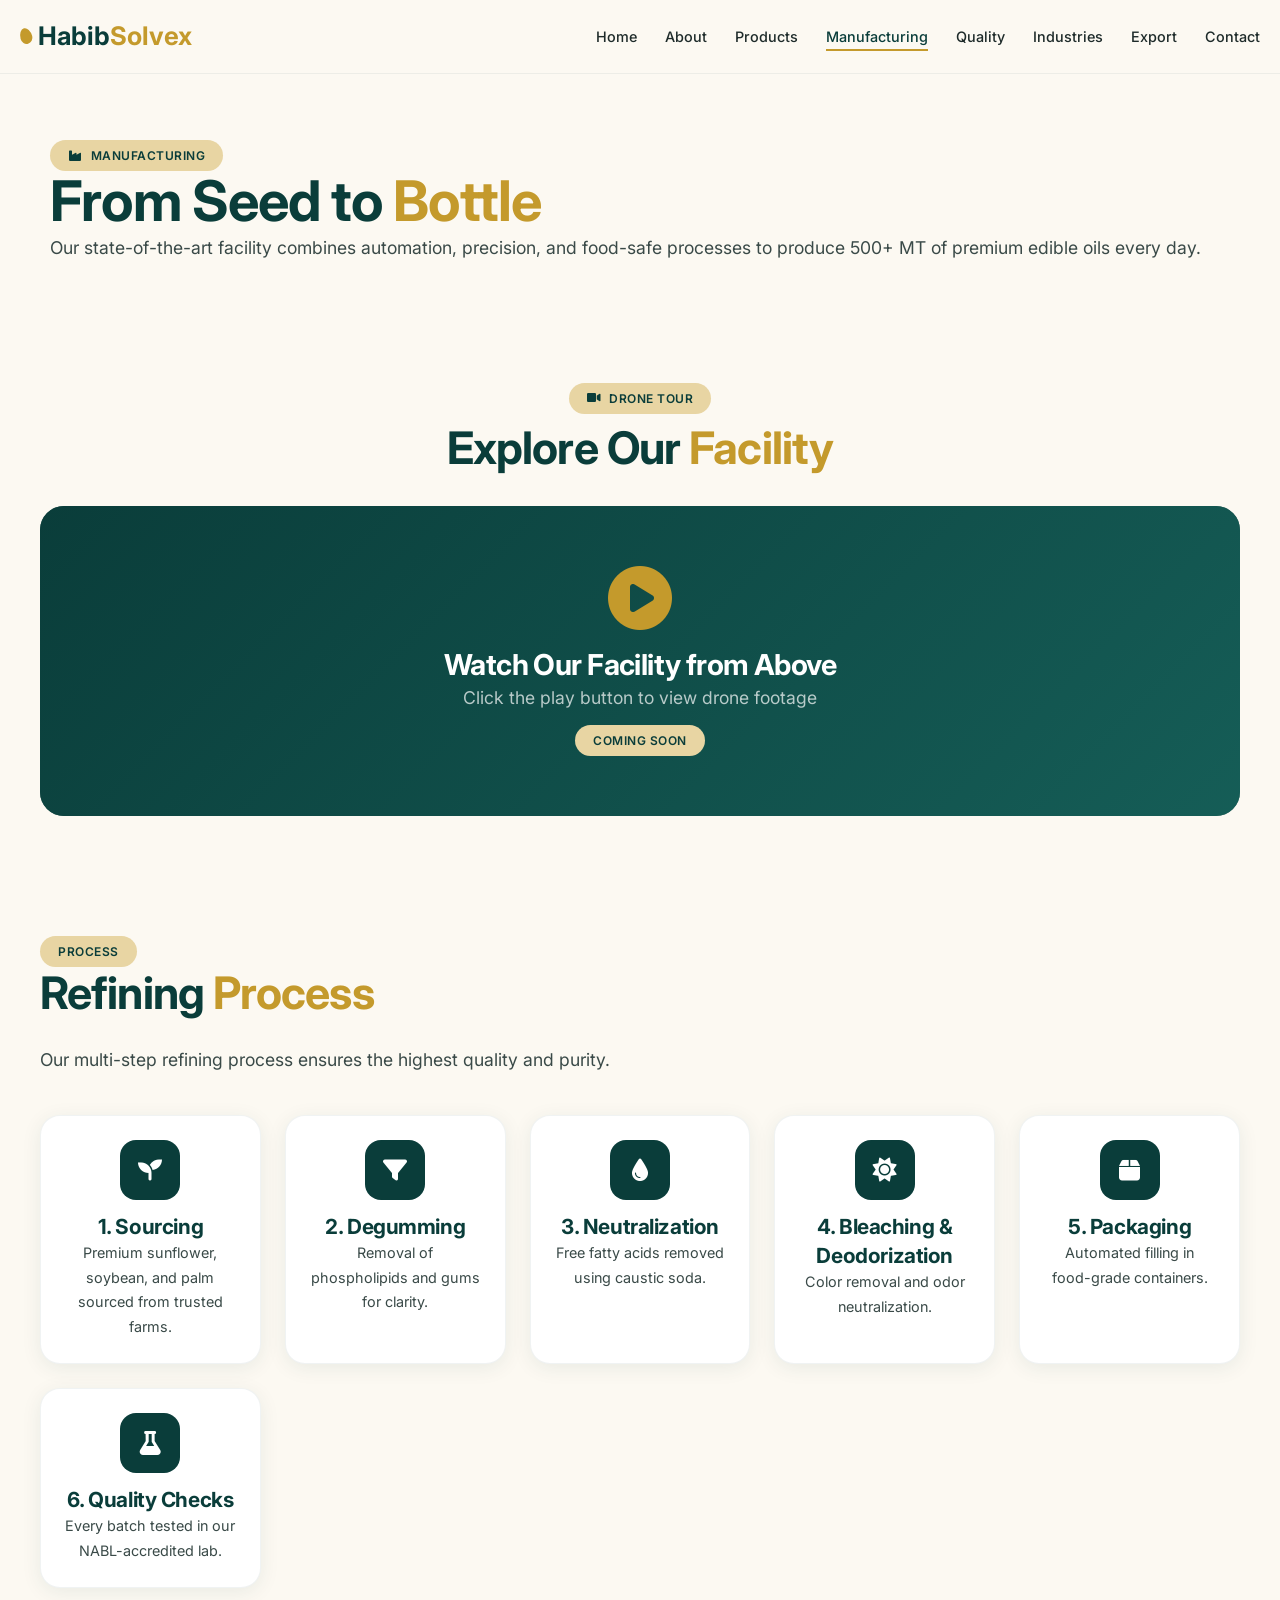
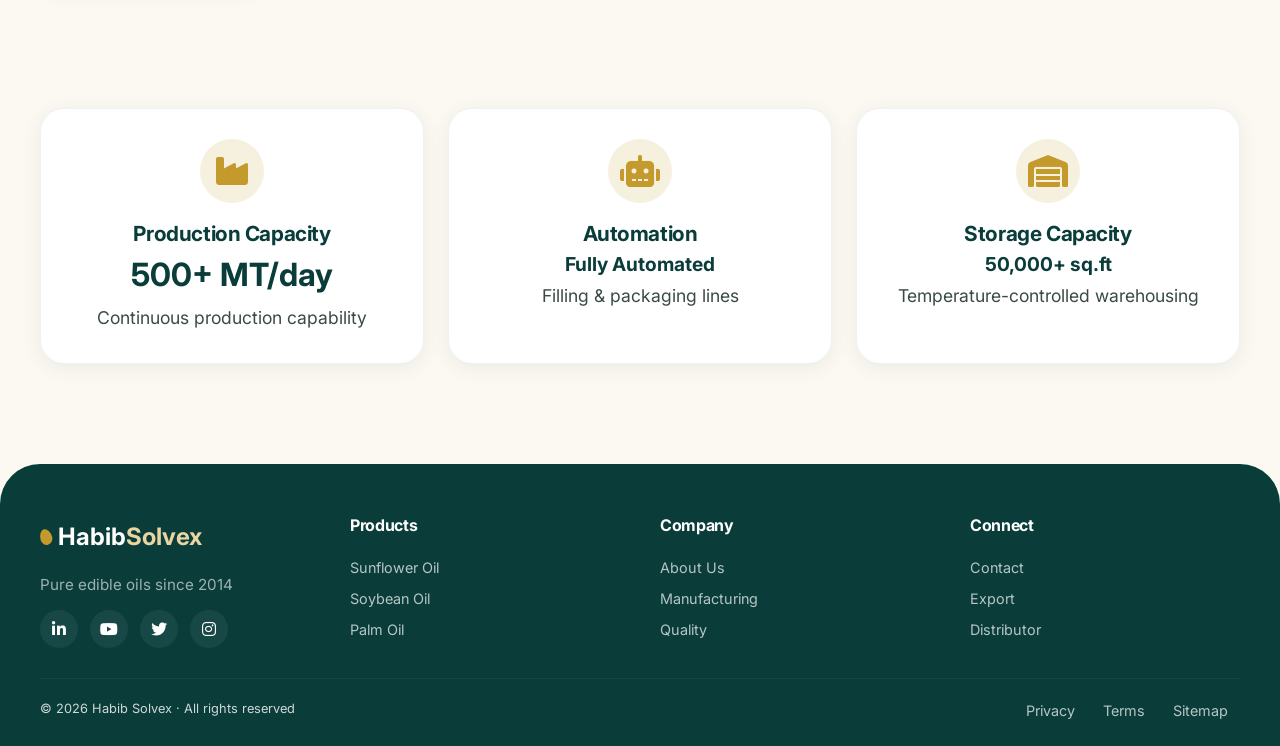
<file: manufacturing.html>
<!DOCTYPE html>
<html lang="en">
<head>
    <meta charset="UTF-8">
    <meta name="viewport" content="width=device-width, initial-scale=1.0, maximum-scale=5.0">
    <title>Manufacturing · Habib Solvex</title>
    
    <link rel="preconnect" href="https://fonts.googleapis.com">
    <link rel="preconnect" href="https://fonts.gstatic.com" crossorigin>
    <link href="https://fonts.googleapis.com/css2?family=Inter:opsz,wght@14..32,300;14..32,400;14..32,500;14..32,600;14..32,700&display=swap" rel="stylesheet">
    <link rel="stylesheet" href="https://cdnjs.cloudflare.com/ajax/libs/font-awesome/6.0.0-beta3/css/all.min.css">
    <link rel="stylesheet" href="css/styles.css">
</head>
<body>
    <!-- ===== NAVIGATION ===== -->
    <nav class="navbar" id="navbar">
        <div class="container">
            <a href="index.html" class="logo">
                <span class="oil-drop"></span>Habib<span>Solvex</span>
            </a>
            <ul class="nav-links">
                <li><a href="index.html">Home</a></li>
                <li><a href="about.html">About</a></li>
                <li><a href="products.html">Products</a></li>
                <li><a href="manufacturing.html" class="active">Manufacturing</a></li>
                <li><a href="quality.html">Quality</a></li>
                <li><a href="industries.html">Industries</a></li>
                <li><a href="export.html">Export</a></li>
                <li><a href="contact.html">Contact</a></li>
            </ul>
            <!-- <div class="nav-actions">
                <button aria-label="Search"><i class="fas fa-search"></i></button>
                <button aria-label="Language"><i class="fas fa-globe"></i></button>
                <span class="badge badge-gold">EN</span>
            </div> -->
            <div class="hamburger" aria-label="Toggle menu">
                <span></span>
                <span></span>
                <span></span>
            </div>
        </div>
    </nav>

    <!-- ===== MANUFACTURING HERO ===== -->
    <section class="contact-hero" style="margin-top:80px;">
        <span class="badge badge-gold"><i class="fas fa-industry"></i> Manufacturing</span>
        <h1>From Seed to <span class="gold">Bottle</span></h1>
        <p>Our state-of-the-art facility combines automation, precision, and food-safe processes to produce 500+ MT of premium edible oils every day.</p>
    </section>

    <!-- ===== DRONE TOUR ===== -->
    <section class="section">
        <div class="container">
            <div style="text-align:center;margin-bottom:30px;">
                <span class="badge badge-gold"><i class="fas fa-video"></i> Drone Tour</span>
                <h2 style="margin-top:8px;">Explore Our <span class="gold">Facility</span></h2>
            </div>
            <div style="background:var(--deep-green);border-radius:24px;padding:60px 20px;text-align:center;color:white;position:relative;overflow:hidden;">
                <div style="position:absolute;top:0;left:0;right:0;bottom:0;background:linear-gradient(135deg,rgba(10,61,58,0.9) 0%,rgba(26,107,99,0.7) 100%);z-index:1;"></div>
                <div style="position:relative;z-index:2;">
                    <i class="fas fa-play-circle" style="font-size:4rem;color:var(--golden);cursor:pointer;transition:transform 0.3s;" onclick="alert('Drone tour video coming soon!')"></i>
                    <h3 style="color:white;margin-top:16px;">Watch Our Facility from Above</h3>
                    <p style="color:rgba(255,255,255,0.7);">Click the play button to view drone footage</p>
                    <span class="badge badge-gold" style="margin-top:12px;">Coming Soon</span>
                </div>
            </div>
        </div>
    </section>

    <!-- ===== REFINING PROCESS ===== -->
    <section class="section">
        <div class="container">
            <div class="section-header">
                <span class="badge badge-gold">Process</span>
                <h2>Refining <span class="gold">Process</span></h2>
                <p>Our multi-step refining process ensures the highest quality and purity.</p>
            </div>
            <div style="display:grid;grid-template-columns:repeat(auto-fit,minmax(200px,1fr));gap:24px;">
                <div style="background:var(--white);padding:24px;border-radius:20px;text-align:center;border:1px solid rgba(10,61,58,0.06);box-shadow:var(--shadow-soft);">
                    <div style="width:60px;height:60px;margin:0 auto 12px;background:var(--deep-green);border-radius:16px;display:flex;align-items:center;justify-content:center;color:white;font-size:1.5rem;">
                        <i class="fas fa-seedling"></i>
                    </div>
                    <h4 style="color:var(--deep-green);">1. Sourcing</h4>
                    <p style="font-size:0.9rem;color:var(--charcoal-light);">Premium sunflower, soybean, and palm sourced from trusted farms.</p>
                </div>
                <div style="background:var(--white);padding:24px;border-radius:20px;text-align:center;border:1px solid rgba(10,61,58,0.06);box-shadow:var(--shadow-soft);">
                    <div style="width:60px;height:60px;margin:0 auto 12px;background:var(--deep-green);border-radius:16px;display:flex;align-items:center;justify-content:center;color:white;font-size:1.5rem;">
                        <i class="fas fa-filter"></i>
                    </div>
                    <h4 style="color:var(--deep-green);">2. Degumming</h4>
                    <p style="font-size:0.9rem;color:var(--charcoal-light);">Removal of phospholipids and gums for clarity.</p>
                </div>
                <div style="background:var(--white);padding:24px;border-radius:20px;text-align:center;border:1px solid rgba(10,61,58,0.06);box-shadow:var(--shadow-soft);">
                    <div style="width:60px;height:60px;margin:0 auto 12px;background:var(--deep-green);border-radius:16px;display:flex;align-items:center;justify-content:center;color:white;font-size:1.5rem;">
                        <i class="fas fa-tint"></i>
                    </div>
                    <h4 style="color:var(--deep-green);">3. Neutralization</h4>
                    <p style="font-size:0.9rem;color:var(--charcoal-light);">Free fatty acids removed using caustic soda.</p>
                </div>
                <div style="background:var(--white);padding:24px;border-radius:20px;text-align:center;border:1px solid rgba(10,61,58,0.06);box-shadow:var(--shadow-soft);">
                    <div style="width:60px;height:60px;margin:0 auto 12px;background:var(--deep-green);border-radius:16px;display:flex;align-items:center;justify-content:center;color:white;font-size:1.5rem;">
                        <i class="fas fa-sun"></i>
                    </div>
                    <h4 style="color:var(--deep-green);">4. Bleaching & Deodorization</h4>
                    <p style="font-size:0.9rem;color:var(--charcoal-light);">Color removal and odor neutralization.</p>
                </div>
                <div style="background:var(--white);padding:24px;border-radius:20px;text-align:center;border:1px solid rgba(10,61,58,0.06);box-shadow:var(--shadow-soft);">
                    <div style="width:60px;height:60px;margin:0 auto 12px;background:var(--deep-green);border-radius:16px;display:flex;align-items:center;justify-content:center;color:white;font-size:1.5rem;">
                        <i class="fas fa-box"></i>
                    </div>
                    <h4 style="color:var(--deep-green);">5. Packaging</h4>
                    <p style="font-size:0.9rem;color:var(--charcoal-light);">Automated filling in food-grade containers.</p>
                </div>
                <div style="background:var(--white);padding:24px;border-radius:20px;text-align:center;border:1px solid rgba(10,61,58,0.06);box-shadow:var(--shadow-soft);">
                    <div style="width:60px;height:60px;margin:0 auto 12px;background:var(--deep-green);border-radius:16px;display:flex;align-items:center;justify-content:center;color:white;font-size:1.5rem;">
                        <i class="fas fa-flask"></i>
                    </div>
                    <h4 style="color:var(--deep-green);">6. Quality Checks</h4>
                    <p style="font-size:0.9rem;color:var(--charcoal-light);">Every batch tested in our NABL-accredited lab.</p>
                </div>
            </div>
        </div>
    </section>

    <!-- ===== MACHINERY & CAPACITY ===== -->
    <section class="section">
        <div class="container">
            <div style="display:grid;grid-template-columns:repeat(auto-fit,minmax(280px,1fr));gap:24px;">
                <div style="background:var(--white);padding:30px;border-radius:24px;border:1px solid rgba(10,61,58,0.06);box-shadow:var(--shadow-soft);text-align:center;">
                    <div style="width:64px;height:64px;margin:0 auto 16px;background:var(--golden-glow);border-radius:50%;display:flex;align-items:center;justify-content:center;">
                        <i class="fas fa-industry" style="font-size:2rem;color:var(--golden);"></i>
                    </div>
                    <h4>Production Capacity</h4>
                    <p style="font-size:2rem;font-weight:700;color:var(--deep-green);">500+ MT/day</p>
                    <p style="color:var(--charcoal-light);">Continuous production capability</p>
                </div>
                <div style="background:var(--white);padding:30px;border-radius:24px;border:1px solid rgba(10,61,58,0.06);box-shadow:var(--shadow-soft);text-align:center;">
                    <div style="width:64px;height:64px;margin:0 auto 16px;background:var(--golden-glow);border-radius:50%;display:flex;align-items:center;justify-content:center;">
                        <i class="fas fa-robot" style="font-size:2rem;color:var(--golden);"></i>
                    </div>
                    <h4>Automation</h4>
                    <p style="font-size:1.2rem;font-weight:700;color:var(--deep-green);">Fully Automated</p>
                    <p style="color:var(--charcoal-light);">Filling & packaging lines</p>
                </div>
                <div style="background:var(--white);padding:30px;border-radius:24px;border:1px solid rgba(10,61,58,0.06);box-shadow:var(--shadow-soft);text-align:center;">
                    <div style="width:64px;height:64px;margin:0 auto 16px;background:var(--golden-glow);border-radius:50%;display:flex;align-items:center;justify-content:center;">
                        <i class="fas fa-warehouse" style="font-size:2rem;color:var(--golden);"></i>
                    </div>
                    <h4>Storage Capacity</h4>
                    <p style="font-size:1.2rem;font-weight:700;color:var(--deep-green);">50,000+ sq.ft</p>
                    <p style="color:var(--charcoal-light);">Temperature-controlled warehousing</p>
                </div>
            </div>
        </div>
    </section>

    <!-- ===== FOOTER ===== -->
    <footer class="footer">
        <div class="container">
            <div class="footer-grid">
                <div>
                    <a href="index.html" class="logo" style="color:white; font-size:1.5rem;">
                        <span class="oil-drop"></span>Habib<span style="color:var(--golden-light);">Solvex</span>
                    </a>
                    <p style="color:rgba(255,255,255,0.6); margin-top:12px; font-size:0.95rem;">Pure edible oils since 2014</p>
                    <div class="social-links">
                        <a href="#"><i class="fab fa-linkedin-in"></i></a>
                        <a href="#"><i class="fab fa-youtube"></i></a>
                        <a href="#"><i class="fab fa-twitter"></i></a>
                        <a href="#"><i class="fab fa-instagram"></i></a>
                    </div>
                </div>
                <div>
                    <h4>Products</h4>
                    <a href="product-detail.html">Sunflower Oil</a>
                    <a href="product-detail.html">Soybean Oil</a>
                    <a href="product-detail.html">Palm Oil</a>
                </div>
                <div>
                    <h4>Company</h4>
                    <a href="about.html">About Us</a>
                    <a href="manufacturing.html">Manufacturing</a>
                    <a href="quality.html">Quality</a>
                </div>
                <div>
                    <h4>Connect</h4>
                    <a href="contact.html">Contact</a>
                    <a href="export.html">Export</a>
                    <a href="contact.html">Distributor</a>
                </div>
            </div>
            <div class="footer-bottom">
                <span>© 2026 Habib Solvex · All rights reserved</span>
                <div>
                    <a href="#">Privacy</a>
                    <a href="#">Terms</a>
                    <a href="#">Sitemap</a>
                </div>
            </div>
        </div>
    </footer>

    <script src="js/main.js"></script>
</body>
</html>
</file>
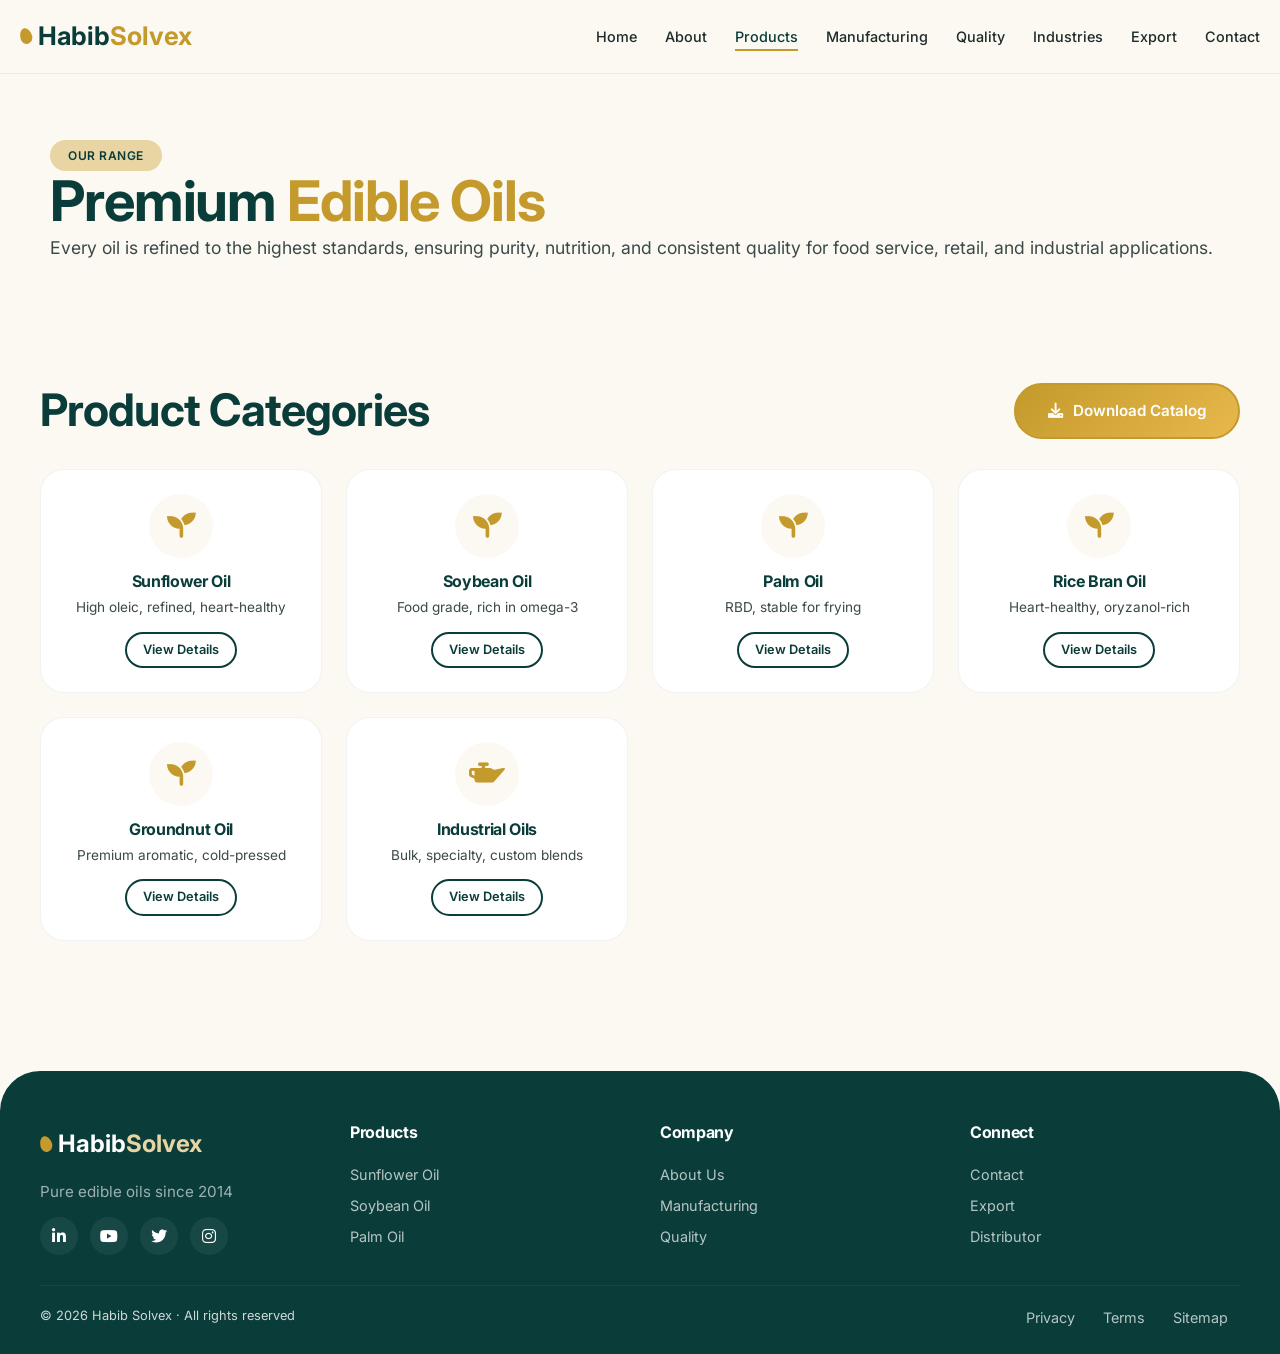
<file: products.html>
<!DOCTYPE html>
<html lang="en">
<head>
    <meta charset="UTF-8">
    <meta name="viewport" content="width=device-width, initial-scale=1.0, maximum-scale=5.0">
    <title>Products · Habib Solvex</title>
    
    <link rel="preconnect" href="https://fonts.googleapis.com">
    <link rel="preconnect" href="https://fonts.gstatic.com" crossorigin>
    <link href="https://fonts.googleapis.com/css2?family=Inter:opsz,wght@14..32,300;14..32,400;14..32,500;14..32,600;14..32,700&display=swap" rel="stylesheet">
    <link rel="stylesheet" href="https://cdnjs.cloudflare.com/ajax/libs/font-awesome/6.0.0-beta3/css/all.min.css">
    <link rel="stylesheet" href="css/styles.css">
</head>
<body>
    <!-- ===== NAVIGATION ===== -->
    <nav class="navbar" id="navbar">
        <div class="container">
            <a href="index.html" class="logo">
                <span class="oil-drop"></span>Habib<span>Solvex</span>
            </a>
            <ul class="nav-links">
                <li><a href="index.html">Home</a></li>
                <li><a href="about.html">About</a></li>
                <li><a href="products.html" class="active">Products</a></li>
                <li><a href="manufacturing.html">Manufacturing</a></li>
                <li><a href="quality.html">Quality</a></li>
                <li><a href="industries.html">Industries</a></li>
                <li><a href="export.html">Export</a></li>
                <li><a href="contact.html">Contact</a></li>
            </ul>
            <!-- <div class="nav-actions">
                <button aria-label="Search"><i class="fas fa-search"></i></button>
                <button aria-label="Language"><i class="fas fa-globe"></i></button>
                <span class="badge badge-gold">EN</span>
            </div> -->
            <div class="hamburger" aria-label="Toggle menu">
                <span></span>
                <span></span>
                <span></span>
            </div>
        </div>
    </nav>

    <!-- ===== PRODUCTS HERO ===== -->
    <section class="contact-hero" style="margin-top:80px;">
        <span class="badge badge-gold">Our Range</span>
        <h1>Premium <span class="gold">Edible Oils</span></h1>
        <p>Every oil is refined to the highest standards, ensuring purity, nutrition, and consistent quality for food service, retail, and industrial applications.</p>
    </section>

    <!-- ===== PRODUCTS GRID ===== -->
    <section class="section">
        <div class="container">
            <div style="display:flex; justify-content:space-between; flex-wrap:wrap; align-items:center; margin-bottom:20px;">
                <h2 style="margin-bottom:0;">Product Categories</h2>
                <a href="#" class="btn btn-gold"><i class="fas fa-download"></i> Download Catalog</a>
            </div>
            <div class="product-grid" style="grid-template-columns:repeat(auto-fit, minmax(250px, 1fr));">
                <div class="product-card">
                    <div class="icon-wrapper"><i class="fas fa-seedling"></i></div>
                    <h4>Sunflower Oil</h4>
                    <p>High oleic, refined, heart-healthy</p>
                    <a href="product-detail.html" class="btn btn-outline btn-sm">View Details</a>
                </div>
                <div class="product-card">
                    <div class="icon-wrapper"><i class="fas fa-seedling"></i></div>
                    <h4>Soybean Oil</h4>
                    <p>Food grade, rich in omega-3</p>
                    <a href="product-detail.html" class="btn btn-outline btn-sm">View Details</a>
                </div>
                <div class="product-card">
                    <div class="icon-wrapper"><i class="fas fa-seedling"></i></div>
                    <h4>Palm Oil</h4>
                    <p>RBD, stable for frying</p>
                    <a href="product-detail.html" class="btn btn-outline btn-sm">View Details</a>
                </div>
                <div class="product-card">
                    <div class="icon-wrapper"><i class="fas fa-seedling"></i></div>
                    <h4>Rice Bran Oil</h4>
                    <p>Heart-healthy, oryzanol-rich</p>
                    <a href="product-detail.html" class="btn btn-outline btn-sm">View Details</a>
                </div>
                <div class="product-card">
                    <div class="icon-wrapper"><i class="fas fa-seedling"></i></div>
                    <h4>Groundnut Oil</h4>
                    <p>Premium aromatic, cold-pressed</p>
                    <a href="product-detail.html" class="btn btn-outline btn-sm">View Details</a>
                </div>
                <div class="product-card">
                    <div class="icon-wrapper"><i class="fas fa-oil-can"></i></div>
                    <h4>Industrial Oils</h4>
                    <p>Bulk, specialty, custom blends</p>
                    <a href="product-detail.html" class="btn btn-outline btn-sm">View Details</a>
                </div>
            </div>
        </div>
    </section>

    <!-- ===== FOOTER ===== -->
    <footer class="footer">
        <div class="container">
            <div class="footer-grid">
                <div>
                    <a href="index.html" class="logo" style="color:white; font-size:1.5rem;">
                        <span class="oil-drop"></span>Habib<span style="color:var(--golden-light);">Solvex</span>
                    </a>
                    <p style="color:rgba(255,255,255,0.6); margin-top:12px; font-size:0.95rem;">Pure edible oils since 2014</p>
                    <div class="social-links">
                        <a href="#"><i class="fab fa-linkedin-in"></i></a>
                        <a href="#"><i class="fab fa-youtube"></i></a>
                        <a href="#"><i class="fab fa-twitter"></i></a>
                        <a href="#"><i class="fab fa-instagram"></i></a>
                    </div>
                </div>
                <div>
                    <h4>Products</h4>
                    <a href="product-detail.html">Sunflower Oil</a>
                    <a href="product-detail.html">Soybean Oil</a>
                    <a href="product-detail.html">Palm Oil</a>
                </div>
                <div>
                    <h4>Company</h4>
                    <a href="about.html">About Us</a>
                    <a href="manufacturing.html">Manufacturing</a>
                    <a href="quality.html">Quality</a>
                </div>
                <div>
                    <h4>Connect</h4>
                    <a href="contact.html">Contact</a>
                    <a href="export.html">Export</a>
                    <a href="contact.html">Distributor</a>
                </div>
            </div>
            <div class="footer-bottom">
                <span>© 2026 Habib Solvex · All rights reserved</span>
                <div>
                    <a href="#">Privacy</a>
                    <a href="#">Terms</a>
                    <a href="#">Sitemap</a>
                </div>
            </div>
        </div>
    </footer>

    <script src="js/main.js"></script>
</body>
</html>
</file>
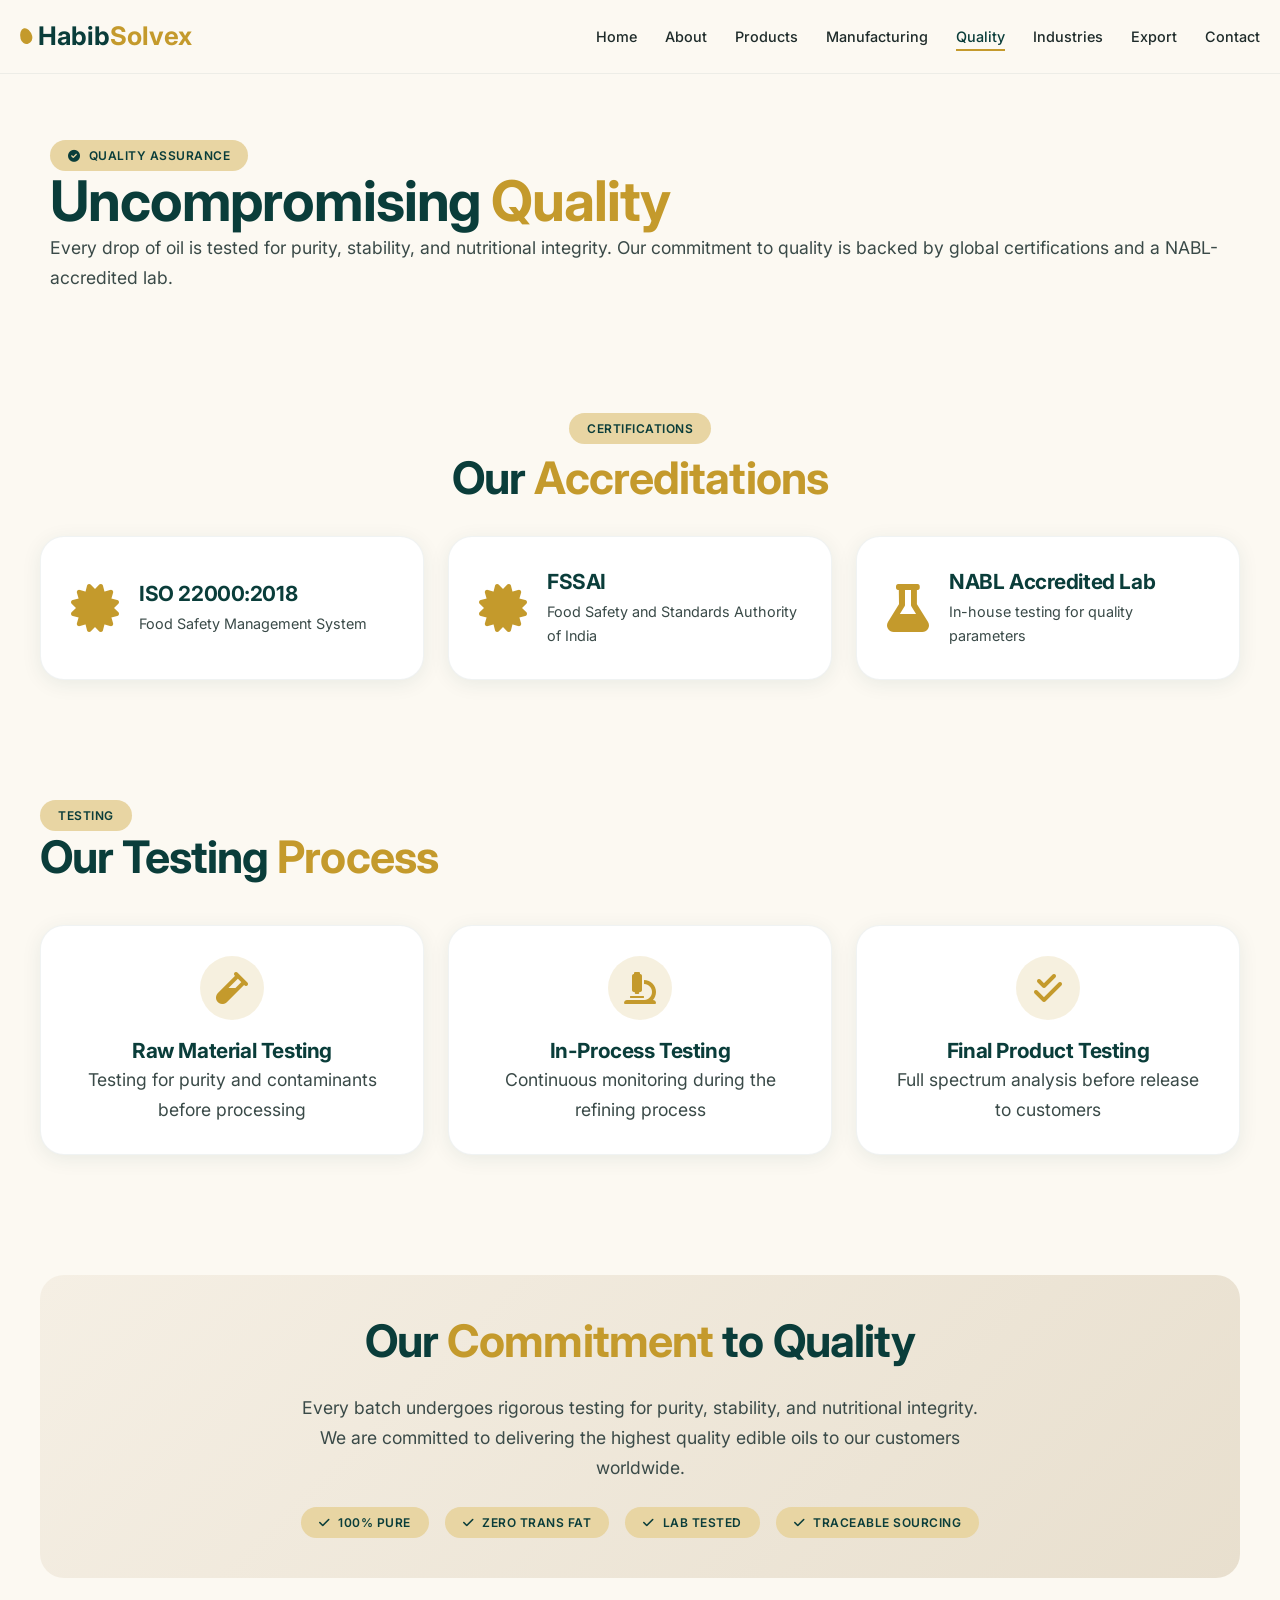
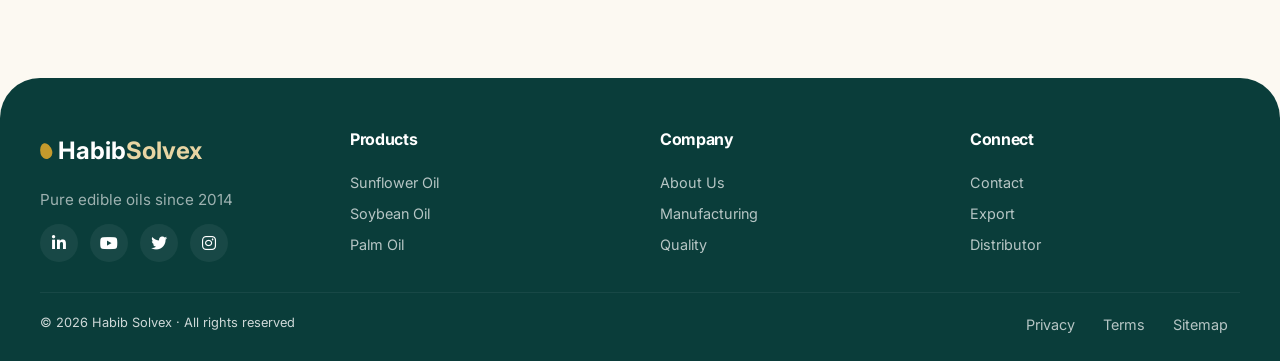
<file: quality.html>
<!DOCTYPE html>
<html lang="en">
<head>
    <meta charset="UTF-8">
    <meta name="viewport" content="width=device-width, initial-scale=1.0, maximum-scale=5.0">
    <title>Quality Assurance · Habib Solvex</title>
    
    <link rel="preconnect" href="https://fonts.googleapis.com">
    <link rel="preconnect" href="https://fonts.gstatic.com" crossorigin>
    <link href="https://fonts.googleapis.com/css2?family=Inter:opsz,wght@14..32,300;14..32,400;14..32,500;14..32,600;14..32,700&display=swap" rel="stylesheet">
    <link rel="stylesheet" href="https://cdnjs.cloudflare.com/ajax/libs/font-awesome/6.0.0-beta3/css/all.min.css">
    <link rel="stylesheet" href="css/styles.css">
</head>
<body>
    <!-- ===== NAVIGATION ===== -->
    <nav class="navbar" id="navbar">
        <div class="container">
            <a href="index.html" class="logo">
                <span class="oil-drop"></span>Habib<span>Solvex</span>
            </a>
            <ul class="nav-links">
                <li><a href="index.html">Home</a></li>
                <li><a href="about.html">About</a></li>
                <li><a href="products.html">Products</a></li>
                <li><a href="manufacturing.html">Manufacturing</a></li>
                <li><a href="quality.html" class="active">Quality</a></li>
                <li><a href="industries.html">Industries</a></li>
                <li><a href="export.html">Export</a></li>
                <li><a href="contact.html">Contact</a></li>
            </ul>
            <!-- <div class="nav-actions">
                <button aria-label="Search"><i class="fas fa-search"></i></button>
                <button aria-label="Language"><i class="fas fa-globe"></i></button>
                <span class="badge badge-gold">EN</span>
            </div> -->
            <div class="hamburger" aria-label="Toggle menu">
                <span></span>
                <span></span>
                <span></span>
            </div>
        </div>
    </nav>

    <!-- ===== QUALITY HERO ===== -->
    <section class="contact-hero" style="margin-top:80px;">
        <span class="badge badge-gold"><i class="fas fa-check-circle"></i> Quality Assurance</span>
        <h1>Uncompromising <span class="gold">Quality</span></h1>
        <p>Every drop of oil is tested for purity, stability, and nutritional integrity. Our commitment to quality is backed by global certifications and a NABL-accredited lab.</p>
    </section>

    <!-- ===== CERTIFICATIONS ===== -->
    <section class="section">
        <div class="container">
            <div style="text-align:center;margin-bottom:30px;">
                <span class="badge badge-gold">Certifications</span>
                <h2 style="margin-top:8px;">Our <span class="gold">Accreditations</span></h2>
            </div>
            <div style="display:grid;grid-template-columns:repeat(auto-fit,minmax(280px,1fr));gap:24px;">
                <div style="background:var(--white);padding:30px;border-radius:24px;border:1px solid rgba(10,61,58,0.06);box-shadow:var(--shadow-soft);display:flex;align-items:center;gap:20px;">
                    <i class="fas fa-certificate" style="font-size:3rem;color:var(--golden);"></i>
                    <div>
                        <h4 style="color:var(--deep-green);margin-bottom:4px;">ISO 22000:2018</h4>
                        <p style="color:var(--charcoal-light);font-size:0.9rem;">Food Safety Management System</p>
                    </div>
                </div>
                <div style="background:var(--white);padding:30px;border-radius:24px;border:1px solid rgba(10,61,58,0.06);box-shadow:var(--shadow-soft);display:flex;align-items:center;gap:20px;">
                    <i class="fas fa-certificate" style="font-size:3rem;color:var(--golden);"></i>
                    <div>
                        <h4 style="color:var(--deep-green);margin-bottom:4px;">FSSAI</h4>
                        <p style="color:var(--charcoal-light);font-size:0.9rem;">Food Safety and Standards Authority of India</p>
                    </div>
                </div>
                <div style="background:var(--white);padding:30px;border-radius:24px;border:1px solid rgba(10,61,58,0.06);box-shadow:var(--shadow-soft);display:flex;align-items:center;gap:20px;">
                    <i class="fas fa-flask" style="font-size:3rem;color:var(--golden);"></i>
                    <div>
                        <h4 style="color:var(--deep-green);margin-bottom:4px;">NABL Accredited Lab</h4>
                        <p style="color:var(--charcoal-light);font-size:0.9rem;">In-house testing for quality parameters</p>
                    </div>
                </div>
            </div>
        </div>
    </section>

    <!-- ===== TESTING PROCESS ===== -->
    <section class="section">
        <div class="container">
            <div class="section-header">
                <span class="badge badge-gold">Testing</span>
                <h2>Our Testing <span class="gold">Process</span></h2>
            </div>
            <div style="display:grid;grid-template-columns:repeat(auto-fit,minmax(250px,1fr));gap:24px;">
                <div style="background:var(--white);padding:30px;border-radius:24px;text-align:center;border:1px solid rgba(10,61,58,0.06);box-shadow:var(--shadow-soft);">
                    <div style="width:64px;height:64px;margin:0 auto 16px;background:var(--golden-glow);border-radius:50%;display:flex;align-items:center;justify-content:center;">
                        <i class="fas fa-vial" style="font-size:2rem;color:var(--golden);"></i>
                    </div>
                    <h4 style="color:var(--deep-green);">Raw Material Testing</h4>
                    <p style="color:var(--charcoal-light);">Testing for purity and contaminants before processing</p>
                </div>
                <div style="background:var(--white);padding:30px;border-radius:24px;text-align:center;border:1px solid rgba(10,61,58,0.06);box-shadow:var(--shadow-soft);">
                    <div style="width:64px;height:64px;margin:0 auto 16px;background:var(--golden-glow);border-radius:50%;display:flex;align-items:center;justify-content:center;">
                        <i class="fas fa-microscope" style="font-size:2rem;color:var(--golden);"></i>
                    </div>
                    <h4 style="color:var(--deep-green);">In-Process Testing</h4>
                    <p style="color:var(--charcoal-light);">Continuous monitoring during the refining process</p>
                </div>
                <div style="background:var(--white);padding:30px;border-radius:24px;text-align:center;border:1px solid rgba(10,61,58,0.06);box-shadow:var(--shadow-soft);">
                    <div style="width:64px;height:64px;margin:0 auto 16px;background:var(--golden-glow);border-radius:50%;display:flex;align-items:center;justify-content:center;">
                        <i class="fas fa-check-double" style="font-size:2rem;color:var(--golden);"></i>
                    </div>
                    <h4 style="color:var(--deep-green);">Final Product Testing</h4>
                    <p style="color:var(--charcoal-light);">Full spectrum analysis before release to customers</p>
                </div>
            </div>
        </div>
    </section>

    <!-- ===== QUALITY STANDARDS ===== -->
    <section class="section">
        <div class="container">
            <div style="background:var(--gradient-hero);border-radius:24px;padding:40px;text-align:center;">
                <h2 style="color:var(--deep-green);">Our <span class="gold">Commitment</span> to Quality</h2>
                <p style="max-width:700px;margin:16px auto 0;color:var(--charcoal-light);">Every batch undergoes rigorous testing for purity, stability, and nutritional integrity. We are committed to delivering the highest quality edible oils to our customers worldwide.</p>
                <div style="display:flex;flex-wrap:wrap;gap:16px;justify-content:center;margin-top:24px;">
                    <span class="badge badge-gold"><i class="fas fa-check"></i> 100% Pure</span>
                    <span class="badge badge-gold"><i class="fas fa-check"></i> Zero Trans Fat</span>
                    <span class="badge badge-gold"><i class="fas fa-check"></i> Lab Tested</span>
                    <span class="badge badge-gold"><i class="fas fa-check"></i> Traceable Sourcing</span>
                </div>
            </div>
        </div>
    </section>

    <!-- ===== FOOTER ===== -->
    <footer class="footer">
        <div class="container">
            <div class="footer-grid">
                <div>
                    <a href="index.html" class="logo" style="color:white; font-size:1.5rem;">
                        <span class="oil-drop"></span>Habib<span style="color:var(--golden-light);">Solvex</span>
                    </a>
                    <p style="color:rgba(255,255,255,0.6); margin-top:12px; font-size:0.95rem;">Pure edible oils since 2014</p>
                    <div class="social-links">
                        <a href="#"><i class="fab fa-linkedin-in"></i></a>
                        <a href="#"><i class="fab fa-youtube"></i></a>
                        <a href="#"><i class="fab fa-twitter"></i></a>
                        <a href="#"><i class="fab fa-instagram"></i></a>
                    </div>
                </div>
                <div>
                    <h4>Products</h4>
                    <a href="product-detail.html">Sunflower Oil</a>
                    <a href="product-detail.html">Soybean Oil</a>
                    <a href="product-detail.html">Palm Oil</a>
                </div>
                <div>
                    <h4>Company</h4>
                    <a href="about.html">About Us</a>
                    <a href="manufacturing.html">Manufacturing</a>
                    <a href="quality.html">Quality</a>
                </div>
                <div>
                    <h4>Connect</h4>
                    <a href="contact.html">Contact</a>
                    <a href="export.html">Export</a>
                    <a href="contact.html">Distributor</a>
                </div>
            </div>
            <div class="footer-bottom">
                <span>© 2026 Habib Solvex · All rights reserved</span>
                <div>
                    <a href="#">Privacy</a>
                    <a href="#">Terms</a>
                    <a href="#">Sitemap</a>
                </div>
            </div>
        </div>
    </footer>

    <script src="js/main.js"></script>
</body>
</html>
</file>
<file: css/styles.css>
/* ============================================
   HABIB SOLVEX - COMPLETE STYLES
   All fixes applied
   ============================================ */

/* ===== ROOT VARIABLES ===== */
:root {
    --deep-green: #0a3d3a;
    --deep-green-dark: #062926;
    --deep-green-light: #1a5c57;
    --golden: #c49a2c;
    --golden-light: #e8d5a3;
    --golden-dark: #a67c1e;
    --golden-glow: rgba(196, 154, 44, 0.15);
    --white: #ffffff;
    --charcoal: #1e2b2a;
    --charcoal-light: #3a4a48;
    --cream: #fcf9f2;
    --cream-dark: #f5efe4;
    --gradient-hero: linear-gradient(135deg, #f5efe4 0%, #e8dfce 100%);
    --gradient-gold: linear-gradient(135deg, #c49a2c 0%, #e8b84c 100%);
    --gradient-green: linear-gradient(135deg, #0a3d3a 0%, #1a6b63 100%);
    --shadow-soft: 0 4px 20px rgba(10, 61, 58, 0.08);
    --shadow-medium: 0 8px 40px rgba(10, 61, 58, 0.12);
    --shadow-heavy: 0 20px 60px rgba(10, 61, 58, 0.18);
    --font-primary: 'Inter', -apple-system, BlinkMacSystemFont, sans-serif;
}

/* ===== RESET ===== */
* {
    margin: 0;
    padding: 0;
    box-sizing: border-box;
}

html {
    scroll-behavior: smooth;
}

body {
    font-family: var(--font-primary);
    background: var(--cream);
    color: var(--charcoal);
    line-height: 1.6;
    -webkit-font-smoothing: antialiased;
    overflow-x: hidden;
}

.container {
    max-width: 1280px;
    margin: 0 auto;
    padding: 0 40px;
}

/* ===== TYPOGRAPHY ===== */
h1, h2, h3, h4, h5 {
    font-weight: 700;
    letter-spacing: -0.02em;
    color: var(--deep-green);
}

h1 { font-size: 3.5rem; line-height: 1.1; }
h2 { font-size: 2.8rem; line-height: 1.2; margin-bottom: 1.5rem; }
h3 { font-size: 1.8rem; line-height: 1.3; }
h4 { font-size: 1.3rem; line-height: 1.4; }

h2 .gold { color: var(--golden); }
.gold { color: var(--golden); }

p {
    color: var(--charcoal-light);
    font-size: 1.1rem;
    line-height: 1.7;
}

/* ===== BUTTONS ===== */
.btn {
    display: inline-flex;
    align-items: center;
    justify-content: center;
    gap: 10px;
    padding: 14px 32px;
    border-radius: 50px;
    font-weight: 600;
    font-size: 0.95rem;
    text-decoration: none;
    transition: all 0.3s ease;
    border: 2px solid transparent;
    cursor: pointer;
    text-align: center;
    white-space: nowrap;
}

.btn-primary {
    background: var(--gradient-green);
    color: var(--white);
    border-color: var(--deep-green);
}
.btn-primary:hover {
    transform: translateY(-3px);
    box-shadow: var(--shadow-heavy);
    background: var(--deep-green-dark);
}

.btn-gold {
    background: var(--gradient-gold);
    color: var(--white);
    border-color: var(--golden);
}
.btn-gold:hover {
    transform: translateY(-3px);
    box-shadow: var(--shadow-gold);
    background: var(--golden-dark);
}

.btn-outline {
    background: transparent;
    color: var(--deep-green);
    border-color: var(--deep-green);
}
.btn-outline:hover {
    background: var(--deep-green);
    color: var(--white);
    transform: translateY(-3px);
}

.btn-lg { padding: 18px 48px; font-size: 1.1rem; }
.btn-sm { padding: 8px 20px; font-size: 0.85rem; }

/* ===== BADGE ===== */
.badge {
    display: inline-flex;
    align-items: center;
    gap: 8px;
    padding: 6px 18px;
    border-radius: 50px;
    font-weight: 600;
    font-size: 0.75rem;
    letter-spacing: 0.5px;
    text-transform: uppercase;
    background: var(--golden-light);
    color: var(--deep-green);
}

/* ============================================
   NAVIGATION
   ============================================ */
.navbar {
    position: fixed;
    top: 0;
    left: 0;
    right: 0;
    z-index: 1000;
    background: var(--cream);
    padding: 16px 20px;
    transition: all 0.3s ease;
    border-bottom: 1px solid rgba(10, 61, 58, 0.06);
    width: 100%;
}

.navbar.scrolled {
    background: rgba(252, 249, 242, 0.95);
    backdrop-filter: blur(10px);
    box-shadow: 0 2px 30px rgba(0, 0, 0, 0.06);
    padding: 12px 20px;
}

.navbar .container {
    max-width: 1280px;
    margin: 0 auto;
    display: flex;
    justify-content: space-between;
    align-items: center;
    padding: 0;
    width: 100%;
}

.logo {
    font-size: 1.6rem;
    font-weight: 700;
    color: var(--deep-green);
    text-decoration: none;
    display: flex;
    align-items: center;
    flex-shrink: 0;
}

.logo span { color: var(--golden); }

.logo .oil-drop {
    display: inline-block;
    width: 12px;
    height: 16px;
    background: var(--golden);
    border-radius: 50% 50% 50% 50% / 60% 60% 40% 40%;
    margin-right: 6px;
    transform: rotate(-15deg);
}

.nav-links {
    display: flex;
    gap: 28px;
    list-style: none;
    align-items: center;
    margin: 0;
    padding: 0;
}

.nav-links a {
    text-decoration: none;
    color: var(--charcoal);
    font-size: 0.9rem;
    font-weight: 500;
    transition: all 0.3s;
    position: relative;
    padding: 4px 0;
    white-space: nowrap;
}

.nav-links a::after {
    content: '';
    position: absolute;
    bottom: -2px;
    left: 0;
    width: 0;
    height: 2px;
    background: var(--golden);
    transition: width 0.3s ease;
}

.nav-links a:hover::after,
.nav-links a.active::after {
    width: 100%;
}

.nav-links a:hover,
.nav-links a.active {
    color: var(--deep-green);
}

.hamburger {
    display: none;
    flex-direction: column;
    gap: 5px;
    cursor: pointer;
    padding: 8px;
    background: var(--cream);
    border-radius: 8px;
    border: 2px solid var(--deep-green);
    min-width: 44px;
    min-height: 44px;
    align-items: center;
    justify-content: center;
    flex-shrink: 0;
    transition: all 0.3s ease;
    z-index: 1001;
}

.hamburger:hover {
    background: var(--golden-light);
    border-color: var(--golden);
}

.hamburger span {
    display: block;
    width: 24px;
    height: 3px;
    background: var(--deep-green);
    border-radius: 3px;
    transition: all 0.3s ease;
    margin: 2px 0;
}

.hamburger.active span:nth-child(1) {
    transform: rotate(45deg) translate(5px, 5px);
}

.hamburger.active span:nth-child(2) {
    opacity: 0;
    transform: scaleX(0);
}

.hamburger.active span:nth-child(3) {
    transform: rotate(-45deg) translate(5px, -5px);
}

/* ============================================
   HERO SECTION - FIXED
   ============================================ */
.hero {
    background: var(--gradient-hero);
    border-radius: 32px;
    padding: 60px 50px;
    margin-top: 80px;
    display: flex;
    align-items: center;
    gap: 50px;
    position: relative;
    overflow: hidden;
    min-height: 500px;
}

.hero::before {
    content: '';
    position: absolute;
    top: -50%;
    right: -20%;
    width: 600px;
    height: 600px;
    border-radius: 50%;
    background: radial-gradient(circle, rgba(196, 154, 44, 0.08) 0%, transparent 70%);
}

.hero-content {
    flex: 1;
    position: relative;
    z-index: 1;
}

.hero-content .badge {
    margin-bottom: 20px;
}

.hero-content h1 {
    font-size: 3.5rem;
    line-height: 1.1;
    color: var(--deep-green);
    margin-bottom: 16px;
}

.hero-content h1 .gold {
    color: var(--golden);
}

.hero-content p {
    font-size: 1.15rem;
    max-width: 540px;
    margin-bottom: 28px;
    color: var(--charcoal-light);
    line-height: 1.7;
}

.hero-actions {
    display: flex;
    flex-wrap: wrap;
    gap: 12px;
    margin-bottom: 32px;
}

.hero-actions .btn {
    padding: 14px 28px;
}

.hero-stats {
    display: flex;
    gap: 40px;
    padding-top: 28px;
    border-top: 1px solid rgba(10, 61, 58, 0.08);
}

.hero-stats .stat {
    text-align: left;
}

.hero-stats .stat-number {
    display: block;
    font-size: 2rem;
    font-weight: 700;
    color: var(--deep-green);
}

.hero-stats .stat-label {
    font-size: 0.9rem;
    color: var(--charcoal-light);
    font-weight: 500;
}

.hero-visual {
    flex: 0 0 45%;
    position: relative;
    z-index: 1;
}

.hero-visual img {
    width: 100%;
    border-radius: 24px;
    box-shadow: var(--shadow-heavy);
}

.floating-badge {
    position: absolute;
    bottom: -15px;
    left: -15px;
    background: var(--white);
    padding: 14px 20px;
    border-radius: 16px;
    box-shadow: var(--shadow-medium);
    display: flex;
    align-items: center;
    gap: 12px;
}

.floating-badge i {
    color: var(--golden);
    font-size: 1.3rem;
}

.floating-badge strong {
    display: block;
    font-size: 0.9rem;
    color: var(--deep-green);
}

.floating-badge span {
    font-size: 0.75rem;
    color: var(--charcoal-light);
}

/* ============================================
   MOBILE RESPONSIVE - COMPLETE FIX
   ============================================ */

@media (max-width: 1024px) {
    .hero {
        flex-direction: column;
        text-align: center;
        padding: 40px 30px;
    }
    
    .hero-content p {
        margin: 0 auto 24px;
    }
    
    .hero-actions {
        justify-content: center;
    }
    
    .hero-stats {
        justify-content: center;
    }
    
    .hero-stats .stat {
        text-align: center;
    }
    
    .hero-visual {
        flex: 1;
        width: 100%;
        max-width: 500px;
    }
    
    .floating-badge {
        bottom: -10px;
        left: 50%;
        transform: translateX(-50%);
    }
}

@media (max-width: 768px) {
    .navbar {
        padding: 10px 16px !important;
    }
    
    .navbar .container {
        flex-wrap: nowrap !important;
    }
    
    .logo {
        font-size: 1.1rem !important;
    }
    
    .logo .oil-drop {
        width: 10px;
        height: 12px;
    }
    
    .hamburger {
        display: flex !important;
        margin-left: auto !important;
        min-width: 40px !important;
        min-height: 40px !important;
        padding: 6px !important;
    }
    
    .hamburger span {
        width: 20px !important;
        height: 2.5px !important;
    }
    
    .nav-links {
        display: none !important;
        position: fixed !important;
        top: 60px !important;
        left: 0 !important;
        right: 0 !important;
        bottom: 0 !important;
        background: var(--cream) !important;
        padding: 30px 20px !important;
        flex-direction: column !important;
        gap: 10px !important;
        z-index: 999 !important;
        overflow-y: auto !important;
        border-top: 1px solid rgba(10, 61, 58, 0.1) !important;
        height: calc(100vh - 60px) !important;
        width: 100% !important;
        margin: 0 !important;
    }
    
    .nav-links.open {
        display: flex !important;
        animation: slideDown 0.3s ease !important;
    }
    
    .nav-links a {
        padding: 14px 18px !important;
        font-size: 1rem !important;
        border-bottom: 1px solid rgba(10, 61, 58, 0.06) !important;
        width: 100% !important;
        display: block !important;
        text-align: left !important;
        white-space: normal !important;
    }
    
    .nav-links a:last-child {
        border-bottom: none !important;
    }
    
    .nav-links a::after {
        display: none !important;
    }
    
    body.menu-open {
        overflow: hidden !important;
    }
    
    /* ===== HERO MOBILE FIX ===== */
    .hero {
        padding: 30px 20px !important;
        margin-top: 65px !important;
        border-radius: 20px !important;
        min-height: auto !important;
    }
    
    .hero-content h1 {
        font-size: 2.2rem !important;
        line-height: 1.15 !important;
    }
    
    .hero-content p {
        font-size: 0.95rem !important;
        max-width: 100% !important;
    }
    
    .hero-actions {
        flex-direction: column !important;
        width: 100% !important;
        gap: 10px !important;
    }
    
    .hero-actions .btn {
        width: 100% !important;
        justify-content: center !important;
        padding: 12px 20px !important;
        font-size: 0.9rem !important;
        white-space: normal !important;
    }
    
    .hero-stats {
        gap: 20px !important;
        flex-wrap: wrap !important;
        justify-content: center !important;
    }
    
    .hero-stats .stat-number {
        font-size: 1.5rem !important;
    }
    
    .hero-stats .stat-label {
        font-size: 0.8rem !important;
    }
    
    .hero-visual {
        max-width: 100% !important;
    }
    
    .floating-badge {
        position: relative !important;
        bottom: auto !important;
        left: auto !important;
        transform: none !important;
        margin-top: 16px !important;
        justify-content: center !important;
        padding: 12px 16px !important;
        flex-wrap: wrap !important;
    }
    
    .floating-badge strong {
        font-size: 0.8rem !important;
    }
    
    .floating-badge span {
        font-size: 0.7rem !important;
    }
}

@media (max-width: 480px) {
    .container {
        padding: 0 16px !important;
    }
    
    .navbar {
        padding: 8px 12px !important;
        min-height: 50px !important;
    }
    
    .logo {
        font-size: 0.95rem !important;
    }
    
    .logo .oil-drop {
        width: 8px;
        height: 10px;
    }
    
    .hamburger {
        min-width: 36px !important;
        min-height: 36px !important;
        padding: 4px !important;
    }
    
    .hamburger span {
        width: 18px !important;
        height: 2px !important;
    }
    
    .nav-links {
        top: 50px !important;
        height: calc(100vh - 50px) !important;
        padding: 20px 16px !important;
    }
    
    .nav-links a {
        padding: 12px 14px !important;
        font-size: 0.9rem !important;
    }
    
    .hero {
        padding: 24px 16px !important;
        margin-top: 55px !important;
        border-radius: 16px !important;
    }
    
    .hero-content h1 {
        font-size: 1.8rem !important;
    }
    
    .hero-content .badge {
        font-size: 0.6rem !important;
        padding: 4px 12px !important;
    }
    
    .hero-actions .btn {
        font-size: 0.8rem !important;
        padding: 10px 16px !important;
    }
    
    .hero-stats .stat-number {
        font-size: 1.2rem !important;
    }
    
    .section-header h2 {
        font-size: 1.6rem !important;
    }
    
    .product-grid {
        grid-template-columns: 1fr 1fr !important;
        gap: 10px !important;
    }
    
    .product-card {
        padding: 12px 8px !important;
    }
    
    .product-card .icon-wrapper {
        width: 40px !important;
        height: 40px !important;
    }
    
    .product-card .icon-wrapper i {
        font-size: 1.1rem !important;
    }
    
    .product-card h4 {
        font-size: 0.8rem !important;
    }
    
    .product-card p {
        font-size: 0.65rem !important;
    }
    
    .product-card .btn {
        font-size: 0.6rem !important;
        padding: 4px 8px !important;
    }
}

/* ===== ANIMATIONS ===== */
@keyframes slideDown {
    from {
        opacity: 0;
        transform: translateY(-20px);
    }
    to {
        opacity: 1;
        transform: translateY(0);
    }
}

/* ============================================
   SECTION STYLES
   ============================================ */
.section {
    padding: 60px 0;
}

.section-divider {
    border: none;
    height: 1px;
    background: linear-gradient(to right, var(--golden-light), transparent);
    margin: 0;
}

.section-header {
    text-align: left;
    max-width: 700px;
    margin-bottom: 40px;
}

/* ===== PRODUCT GRID ===== */
.product-grid {
    display: grid;
    grid-template-columns: repeat(auto-fit, minmax(200px, 1fr));
    gap: 24px;
    margin: 30px 0;
}

.product-card {
    background: var(--white);
    padding: 24px 16px;
    border-radius: 24px;
    text-align: center;
    transition: all 0.4s;
    border: 1px solid rgba(10, 61, 58, 0.06);
}

.product-card:hover {
    transform: translateY(-6px);
    border-color: var(--golden-light);
    box-shadow: var(--shadow-medium);
}

.product-card .icon-wrapper {
    width: 64px;
    height: 64px;
    margin: 0 auto 12px;
    background: var(--cream);
    border-radius: 50%;
    display: flex;
    align-items: center;
    justify-content: center;
    transition: all 0.3s;
}

.product-card:hover .icon-wrapper {
    background: var(--golden-light);
    transform: scale(1.05);
}

.product-card .icon-wrapper i {
    font-size: 1.8rem;
    color: var(--golden);
}

.product-card h4 {
    color: var(--deep-green);
    margin-bottom: 4px;
    font-size: 1rem;
}

.product-card p {
    font-size: 0.85rem;
    color: var(--charcoal-light);
    margin-bottom: 12px;
}

.product-card .btn {
    font-size: 0.8rem;
    padding: 6px 16px;
}

/* ===== FOOTER ===== */
.footer {
    background: var(--deep-green);
    color: rgba(255, 255, 255, 0.8);
    padding: 50px 0 24px;
    border-radius: 40px 40px 0 0;
    margin-top: 40px;
}

.footer-grid {
    display: grid;
    grid-template-columns: repeat(auto-fit, minmax(180px, 1fr));
    gap: 40px;
    margin-bottom: 30px;
}

.footer h4 {
    color: var(--white);
    margin-bottom: 16px;
    font-size: 1rem;
}

.footer a {
    color: rgba(255, 255, 255, 0.7);
    text-decoration: none;
    display: block;
    padding: 4px 0;
    transition: color 0.3s;
    font-size: 0.9rem;
}

.footer a:hover {
    color: var(--golden-light);
}

.footer .social-links {
    display: flex;
    gap: 12px;
    margin-top: 12px;
    flex-wrap: wrap;
}

.footer .social-links a {
    width: 38px;
    height: 38px;
    background: rgba(255, 255, 255, 0.06);
    border-radius: 50%;
    display: flex;
    align-items: center;
    justify-content: center;
    transition: all 0.3s;
    font-size: 1rem;
    color: var(--white);
}

.footer .social-links a:hover {
    background: var(--golden);
    color: var(--white);
    transform: translateY(-2px);
}

.footer-bottom {
    border-top: 1px solid rgba(255, 255, 255, 0.06);
    padding-top: 20px;
    display: flex;
    justify-content: space-between;
    flex-wrap: wrap;
    font-size: 0.8rem;
    gap: 10px;
}

.footer-bottom a {
    display: inline;
    padding: 0 12px;
}

@media (max-width: 768px) {
    .footer-grid {
        grid-template-columns: 1fr 1fr;
        gap: 24px;
    }
    
    .footer-bottom {
        flex-direction: column;
        text-align: center;
    }
    
    .footer-bottom div {
        display: flex;
        flex-wrap: wrap;
        justify-content: center;
    }
}

@media (max-width: 480px) {
    .footer-grid {
        grid-template-columns: 1fr;
        text-align: center;
        gap: 20px;
    }
    
    .footer .social-links {
        justify-content: center;
    }
}


/* ============================================
   FIX: Hero Padding on All Pages
   ============================================ */

/* Make all hero sections have consistent padding */
.hero,
.contact-hero,
.about-hero,
.products-hero,
.manufacturing-hero,
.quality-hero,
.industries-hero,
.export-hero {
    padding: 60px 50px !important;
    border-radius: 32px !important;
    margin-top: 80px !important;
}

/* Fix for mobile */
@media (max-width: 768px) {
    .hero,
    .contact-hero,
    .about-hero,
    .products-hero,
    .manufacturing-hero,
    .quality-hero,
    .industries-hero,
    .export-hero {
        padding: 30px 20px !important;
        margin-top: 65px !important;
        border-radius: 20px !important;
    }
}

@media (max-width: 480px) {
    .hero,
    .contact-hero,
    .about-hero,
    .products-hero,
    .manufacturing-hero,
    .quality-hero,
    .industries-hero,
    .export-hero {
        padding: 24px 16px !important;
        margin-top: 55px !important;
        border-radius: 16px !important;
    }
}



/* ============================================
   FIX: Extra Left Space on All Pages
   ============================================ */

/* Ensure navbar doesn't cause left shift */
.navbar {
    left: 0 !important;
    right: 0 !important;
    width: 100% !important;
    padding-left: 20px !important;
    padding-right: 20px !important;
}

.navbar .container {
    max-width: 1280px !important;
    margin: 0 auto !important;
    padding: 0 !important;
    width: 100% !important;
}

/* Fix for all hero sections */
.hero,
.contact-hero {
    padding: 60px 50px !important;
    border-radius: 32px !important;
    margin-top: 80px !important;
    width: 100% !important;
}

/* Fix for container on all pages */
.container {
    max-width: 1280px !important;
    margin: 0 auto !important;
    padding: 0 40px !important;
    width: 100% !important;
}

/* Ensure no overflow */
body {
    overflow-x: hidden !important;
}

/* ============================================
   MOBILE FIXES
   ============================================ */

@media (max-width: 768px) {
    .navbar {
        padding-left: 16px !important;
        padding-right: 16px !important;
    }
    
    .container {
        padding: 0 20px !important;
    }
    
    .hero,
    .contact-hero {
        padding: 30px 20px !important;
        margin-top: 65px !important;
        border-radius: 20px !important;
    }
    
    .hero-content h1,
    .contact-hero h1 {
        font-size: 2rem !important;
    }
    
    .hero-content p,
    .contact-hero p {
        font-size: 0.95rem !important;
    }
}

@media (max-width: 480px) {
    .navbar {
        padding-left: 12px !important;
        padding-right: 12px !important;
    }
    
    .container {
        padding: 0 16px !important;
    }
    
    .hero,
    .contact-hero {
        padding: 24px 16px !important;
        margin-top: 55px !important;
        border-radius: 16px !important;
    }
    
    .hero-content h1,
    .contact-hero h1 {
        font-size: 1.6rem !important;
    }
    
    .hero-content p,
    .contact-hero p {
        font-size: 0.85rem !important;
    }
}
</file>
